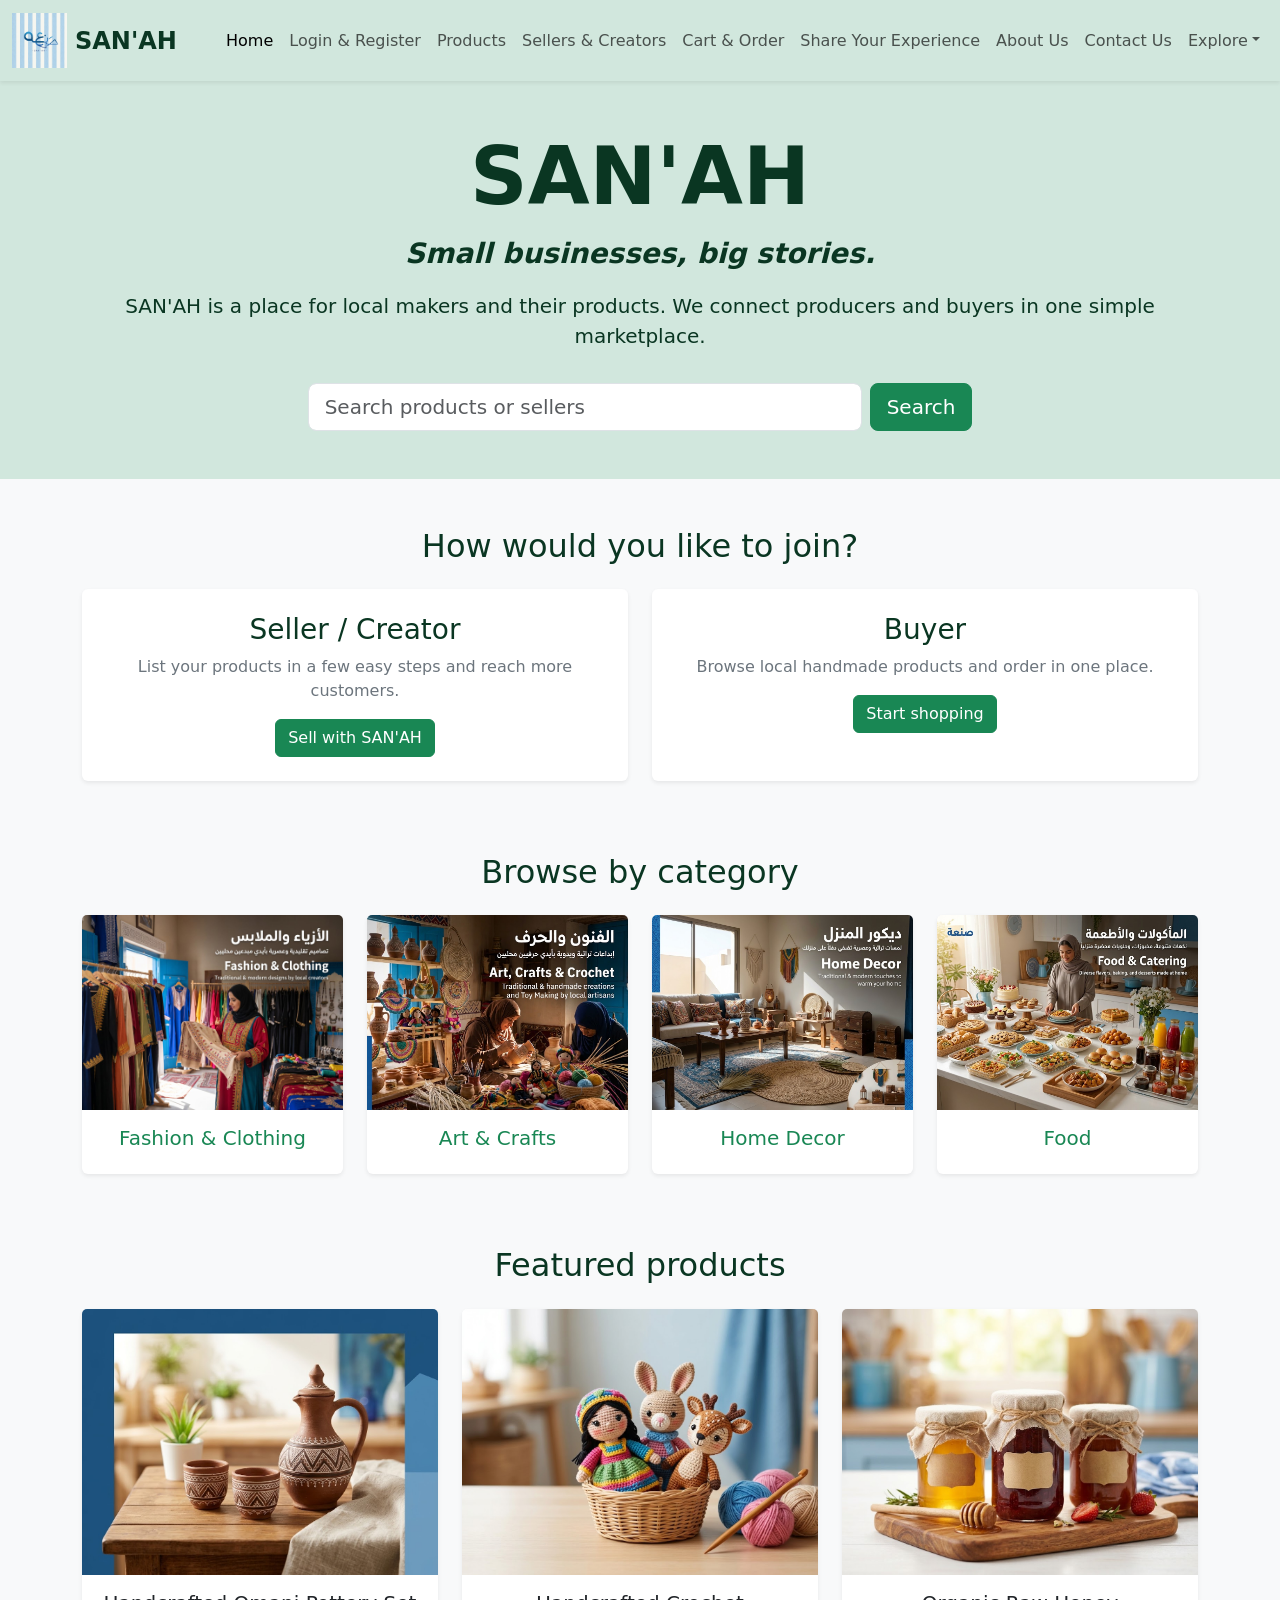
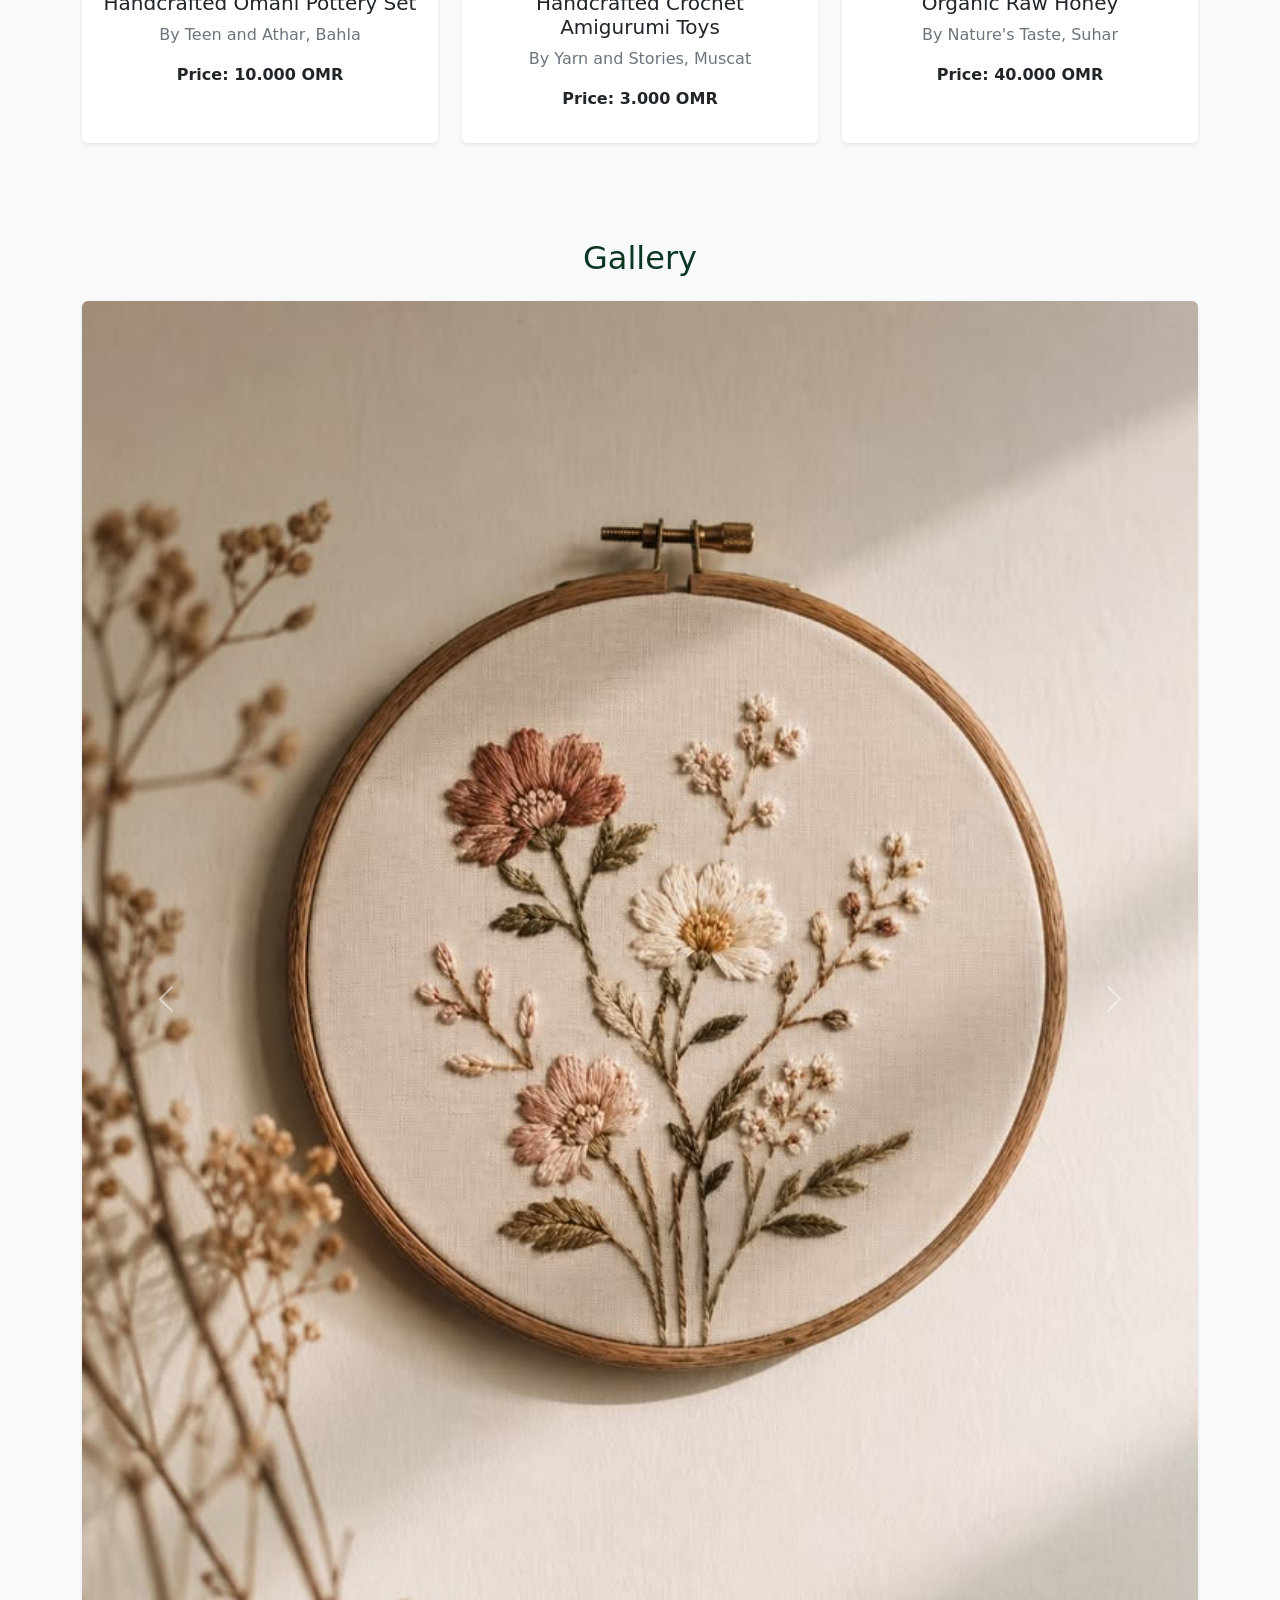
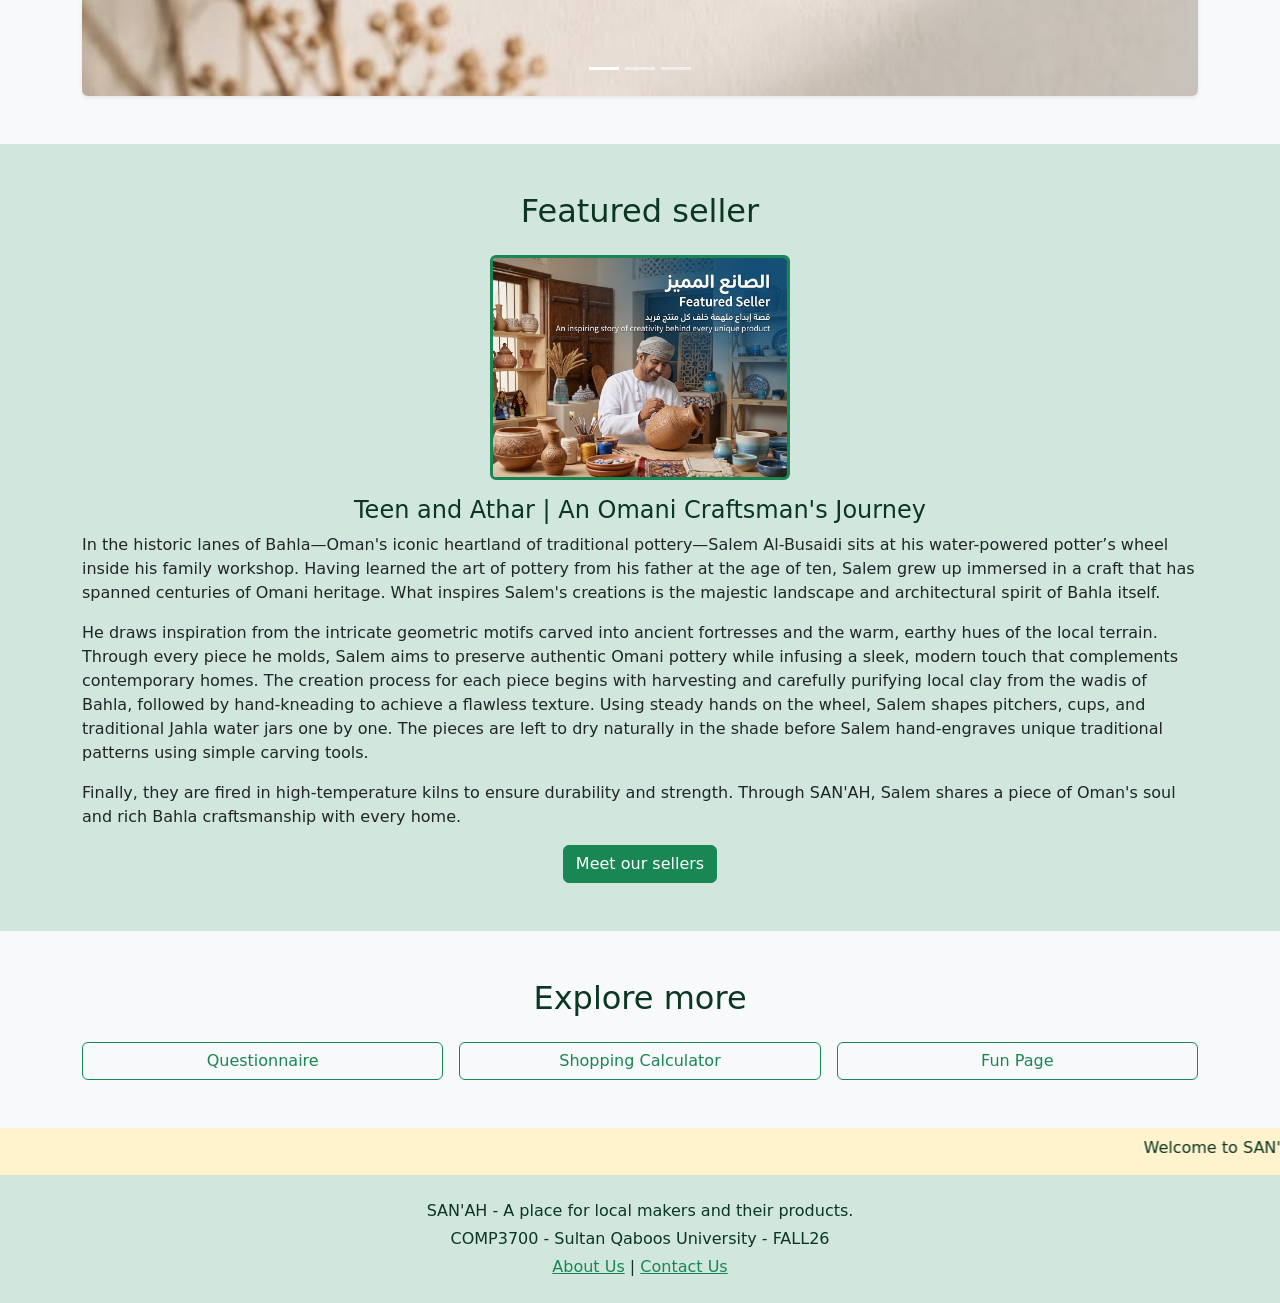
<file: index.html>
<!DOCTYPE html>
<html lang="en">
<head>
  <meta charset="UTF-8">
  <meta name="viewport" content="width=device-width, initial-scale=1">
  <title>SAN'AH - Home</title>

  
  <link href="https://cdn.jsdelivr.net/npm/bootstrap@5.3.3/dist/css/bootstrap.min.css" rel="stylesheet">

</head>

<body class="bg-light">

  <!-- Responsive Bootstrap navigation bar -->
   <nav class="navbar navbar-expand-lg navbar-light bg-success-subtle sticky-top shadow-sm">
    <div class="container-fluid">
      <a class="navbar-brand d-flex align-items-center text-success-emphasis" href="index.html">
        <img src="logo.png" alt="SAN'AH logo" width="55" height="55" class="me-2">
        <span class="fw-bold fs-4">SAN'AH</span>
      </a>
      <button class="navbar-toggler" type="button" data-bs-toggle="collapse"
              data-bs-target="#mainNavbar" aria-controls="mainNavbar"
              aria-expanded="false" aria-label="Toggle navigation">
            <span class="navbar-toggler-icon"></span>
      </button>
      <div class="collapse navbar-collapse" id="mainNavbar">
        <ul class="navbar-nav ms-auto">
          <li class="nav-item"><a class="nav-link active" href="index.html">Home</a></li>
          <li class="nav-item"><a class="nav-link" href="login_and_register.html">Login &amp; Register</a></li>
          <li class="nav-item"><a class="nav-link" href="product.html">Products</a></li>
          <li class="nav-item"><a class="nav-link" href="creators.html">Sellers &amp; Creators</a></li>
          <li class="nav-item"><a class="nav-link" href="cart_and_order.html">Cart &amp; Order</a></li>
          <li class="nav-item"><a class="nav-link" href="share_your_experience.html">Share Your Experience</a></li>
          <li class="nav-item"><a class="nav-link" href="about_us.html">About Us</a></li>
          <li class="nav-item"><a class="nav-link" href="contact.html">Contact Us</a></li>
          <li class="nav-item dropdown">
            <a class="nav-link dropdown-toggle" href="#" role="button" data-bs-toggle="dropdown" aria-expanded="false">Explore</a>
            <ul class="dropdown-menu dropdown-menu-end">
              <li><a class="dropdown-item" href="questionnaire.html">Questionnaire</a></li>
              <li><a class="dropdown-item" href="calculate.html">Shopping Calculator</a></li>
              <li><a class="dropdown-item" href="funpage.html">Fun Page</a></li>

            </ul> 
          </li>
      </ul>
      </div>
    </div>
   </nav>

   <main>
    <section class="bg-success-subtle text-success-emphasis text-center py-5">
      <div class="container">
        <h1 class="display-1 fw-bold">SAN'AH</h1>
        <p class="fs-3 fw-semibold fst-italic">Small businesses, big stories.</p>
        <p class="lead">
          SAN'AH is a place for local makers and their products. We connect
          producers and buyers in one simple marketplace.
        </p>

        <form class="row justify-content-center g-2 mt-4" action="https://httpbin.org/get" method="get">
          <div class="col-12 col-md-6">
            <label for="homeSearch" class="visually-hidden">Search products or sellers</label>
            <input class="form-control form-control-lg" type="text" id="homeSearch"
                  name="search" placeholder="Search products or sellers">
          </div>
          <div class="col-12 col-md-auto">
            <button class="btn btn-success btn-lg w-100" type="submit">Search</button>
          </div>
        </form>
      </div>
    </section>

    <section class="container py-5 text-center">
      <h2 class="text-success-emphasis mb-4">How would you like to join?</h2>
      <div class="row g-4 justify-content-center">
        <div class="col-12 col-md-6">
          <div class="card h-100 bg-white border-0 shadow-sm">
            <div class="card-body p-4">
              <h3 class="card-title text-success-emphasis">Seller / Creator</h3>
              <p class="card-text text-secondary">List your products in a few easy steps and reach more customers.</p>
              <a class="btn btn-success" href="seller_login.html">Sell with SAN'AH</a>
            </div>
          </div>
        </div>
        <div class="col-12 col-md-6">
        <div class="card h-100 bg-white border-0 shadow-sm">
          <div class="card-body p-4">
            <h3 class="card-title text-success-emphasis">Buyer</h3>
            <p class="card-text text-secondary">Browse local handmade products and order in one place.</p>
            <a class="btn btn-success" href="buyer_login.html">Start shopping</a>
          </div>
        </div>
      </div>
    </div>
      
    </section>


    <section class="container py-4 text-center">
      <h2 class="text-success-emphasis mb-4">Browse by category</h2>
      <div class="row g-4">
        <div class="col-12 col-sm-6 col-lg-3">
          <div class="card h-100 border-0 shadow-sm">
            <img src="fashion.jpg" class="card-img-top" alt="Fashion and clothing">
            <div class="card-body">
               <h3 class="h5 card-title"><a class="link-success text-decoration-none" href="product.html">Fashion &amp; Clothing</a></h3>
            </div>
          </div>
        </div>
        <div class="col-12 col-sm-6 col-lg-3">
          <div class="card h-100 border-0 shadow-sm">
            <img src="art.jpg" class="card-img-top" alt="Art and crafts">
            <div class="card-body">
              <h3 class="h5 card-title"><a class="link-success text-decoration-none" href="product.html">Art &amp; Crafts</a></h3>
            </div>
          </div>
        </div>

        <div class="col-12 col-sm-6 col-lg-3">
          <div class="card h-100 border-0 shadow-sm">
            <img src="decor.jpg" class="card-img-top" alt="Home decor">
            <div class="card-body">
              <h3 class="h5 card-title"><a class="link-success text-decoration-none" href="product.html">Home Decor</a></h3>
            </div>
          </div>
        </div>

        <div class="col-12 col-sm-6 col-lg-3">
          <div class="card h-100 border-0 shadow-sm">
            <img src="food.jpg" class="card-img-top" alt="Food">
            <div class="card-body">
              <h3 class="h5 card-title"><a class="link-success text-decoration-none" href="product.html">Food</a></h3>
            </div>
          </div>
        </div>
      </div>
    </section>
    
      
    <section class="container py-5 text-center">
      <h2 class="text-success-emphasis mb-4">Featured products</h2>
      <div class="row g-4">
        <div class="col-12 col-md-4">
          <a href="product.html" class="text-decoration-none text-dark">
            <div class="card h-100 border-0 shadow-sm">
              <img src="product1.jpg" class="card-img-top" alt="Handcrafted Omani Pottery Set">
              <div class="card-body">
                <h3 class="h5 card-title">Handcrafted Omani Pottery Set</h3>
                <p class="card-text text-secondary">By Teen and Athar, Bahla</p>
                <p class="fw-bold">Price: 10.000 OMR</p>
              </div>
            </div>
          </a>
        </div>
        <div class="col-12 col-md-4">
        <a href="product.html" class="text-decoration-none text-dark">
          <div class="card h-100 border-0 shadow-sm">
            <img src="product2.jpg" class="card-img-top" alt="Handcrafted Crochet Amigurumi Toys">
            <div class="card-body">
              <h3 class="h5 card-title">Handcrafted Crochet Amigurumi Toys</h3>
              <p class="card-text text-secondary">By Yarn and Stories, Muscat</p>
              <p class="fw-bold">Price: 3.000 OMR</p>
            </div>
          </div>
        </a>
      </div>

      <div class="col-12 col-md-4">
        <a href="product.html" class="text-decoration-none text-dark">
          <div class="card h-100 border-0 shadow-sm">
            <img src="product3.jpg" class="card-img-top" alt="Organic Raw Honey">
            <div class="card-body">
              <h3 class="h5 card-title">Organic Raw Honey</h3>
              <p class="card-text text-secondary">By Nature's Taste, Suhar</p>
              <p class="fw-bold">Price: 40.000 OMR</p>
            </div>
          </div>
        </a>
      </div>
    </div>
    </section>

    <section class="container py-5">
      <h2 class="text-success-emphasis text-center mb-4">Gallery</h2>
      <div id="sanahGallery" class="carousel slide" data-bs-ride="carousel" data-bs-interval="3000">
        <div class="carousel-indicators">
          <button type="button" data-bs-target="#sanahGallery" data-bs-slide-to="0" class="active" aria-current="true" aria-label="Slide 1"></button>
          <button type="button" data-bs-target="#sanahGallery" data-bs-slide-to="1" aria-label="Slide 2"></button>
          <button type="button" data-bs-target="#sanahGallery" data-bs-slide-to="2" aria-label="Slide 3"></button>
        </div>

        <div class="carousel-inner rounded shadow-sm">
          <div class="carousel-item active">
            <img src="handmade1.jpg" class="d-block w-100" alt="Handmade local craft">
          </div>
          <div class="carousel-item ">
            <img src="fashion1.jpg" class="d-block w-100" alt="Local fashion product">
          </div>
          <div class="carousel-item ">
            <img src="food1.jpg" class="d-block w-100" alt="Local food product">
          </div>
        </div>
        
        <button class="carousel-control-prev" type="button" data-bs-target="#sanahGallery" data-bs-slide="prev">
          <span class="carousel-control-prev-icon" aria-hidden="true"></span>
          <span class="visually-hidden">Previous</span>
        </button>
        <button class="carousel-control-next" type="button" data-bs-target="#sanahGallery" data-bs-slide="next">
          <span class="carousel-control-next-icon" aria-hidden="true"></span>
          <span class="visually-hidden">Next</span>
        </button>
      </div>
    </section>
    
    <section class="container-fluid bg-success-subtle py-5">
      <div class="container text-center">
        <h2 class="text-success-emphasis mb-4">Featured seller</h2>
        <img class="img-fluid rounded border border-3 border-success mb-3"
             src="seller.jpg" alt="Featured seller" width="300">
        <h3 class="h4 text-success-emphasis">Teen and Athar | An Omani Craftsman's Journey</h3>
        <p class="text-start">
          In the historic lanes of Bahla—Oman's iconic heartland of traditional pottery—Salem Al-Busaidi sits at his water-powered potter’s wheel inside his family workshop. 
          Having learned the art of pottery from his father at the age of ten, Salem grew up immersed in a craft that has spanned centuries of Omani heritage.
          What inspires Salem's creations is the majestic landscape and architectural spirit of Bahla itself.
        </p>
        <p class="text-start">
          He draws inspiration from the intricate geometric motifs carved into ancient fortresses and the warm, earthy hues of the local terrain. 
          Through every piece he molds, Salem aims to preserve authentic Omani pottery while infusing a sleek, modern touch that complements contemporary homes.
          The creation process for each piece begins with harvesting and carefully purifying local clay from the wadis of Bahla, followed by hand-kneading to achieve a flawless texture. 
          Using steady hands on the wheel, Salem shapes pitchers, cups, and traditional Jahla water jars one by one. 
          The pieces are left to dry naturally in the shade before Salem hand-engraves unique traditional patterns using simple carving tools.</p>
        <p class="text-start">
          Finally, they are fired in high-temperature kilns to ensure durability and strength.
          Through SAN'AH, Salem shares a piece of Oman's soul and rich Bahla craftsmanship with every home.
        </p>

        <a class="btn btn-success" href="creators.html">Meet our sellers</a>
      </div>

    </section>

    <section class="container py-5 text-center">
      <h2 class="text-success-emphasis mb-4">Explore more</h2>
      <div class="row g-3 justify-content-center">
        <div class="col-12 col-md-4">
          <a class="btn btn-outline-success w-100" href="questionnaire.html">Questionnaire</a>
        </div>
        <div class="col-12 col-md-4">
          <a class="btn btn-outline-success w-100" href="calculate.html">Shopping Calculator</a>
        </div>
        <div class="col-12 col-md-4">
          <a class="btn btn-outline-success w-100" href="funpage.html">Fun Page</a>
        </div>
      </div>
    </section>
   </main>

    
   <div class="bg-warning-subtle text-success-emphasis py-2">
    <marquee behavior="scroll" direction="left">
      Welcome to SAN'AH -- Small businesses, big stories. Today is <span id="currentDateTime"></span>.
    </marquee>
   </div>

  <!-- ========== Footer: project info and quick links ========== -->
  <footer class="bg-success-subtle text-success-emphasis text-center py-4">
    
    <p class="mb-1">SAN'AH - A place for local makers and their products.</p>
    <p class="mb-1">COMP3700 - Sultan Qaboos University - FALL26</p>
    <p class="mb-0">
      <a class="link-success" href="about_us.html">About Us</a> | 
      <a class="link-success" href="contact.html">Contact Us</a>
    </p>
  </footer>
  <script src="https://cdn.jsdelivr.net/npm/bootstrap@5.3.3/dist/js/bootstrap.bundle.min.js"></script>
  
  <script src="js/clock.js">
    
  </script>

</body>
</html>
</file>
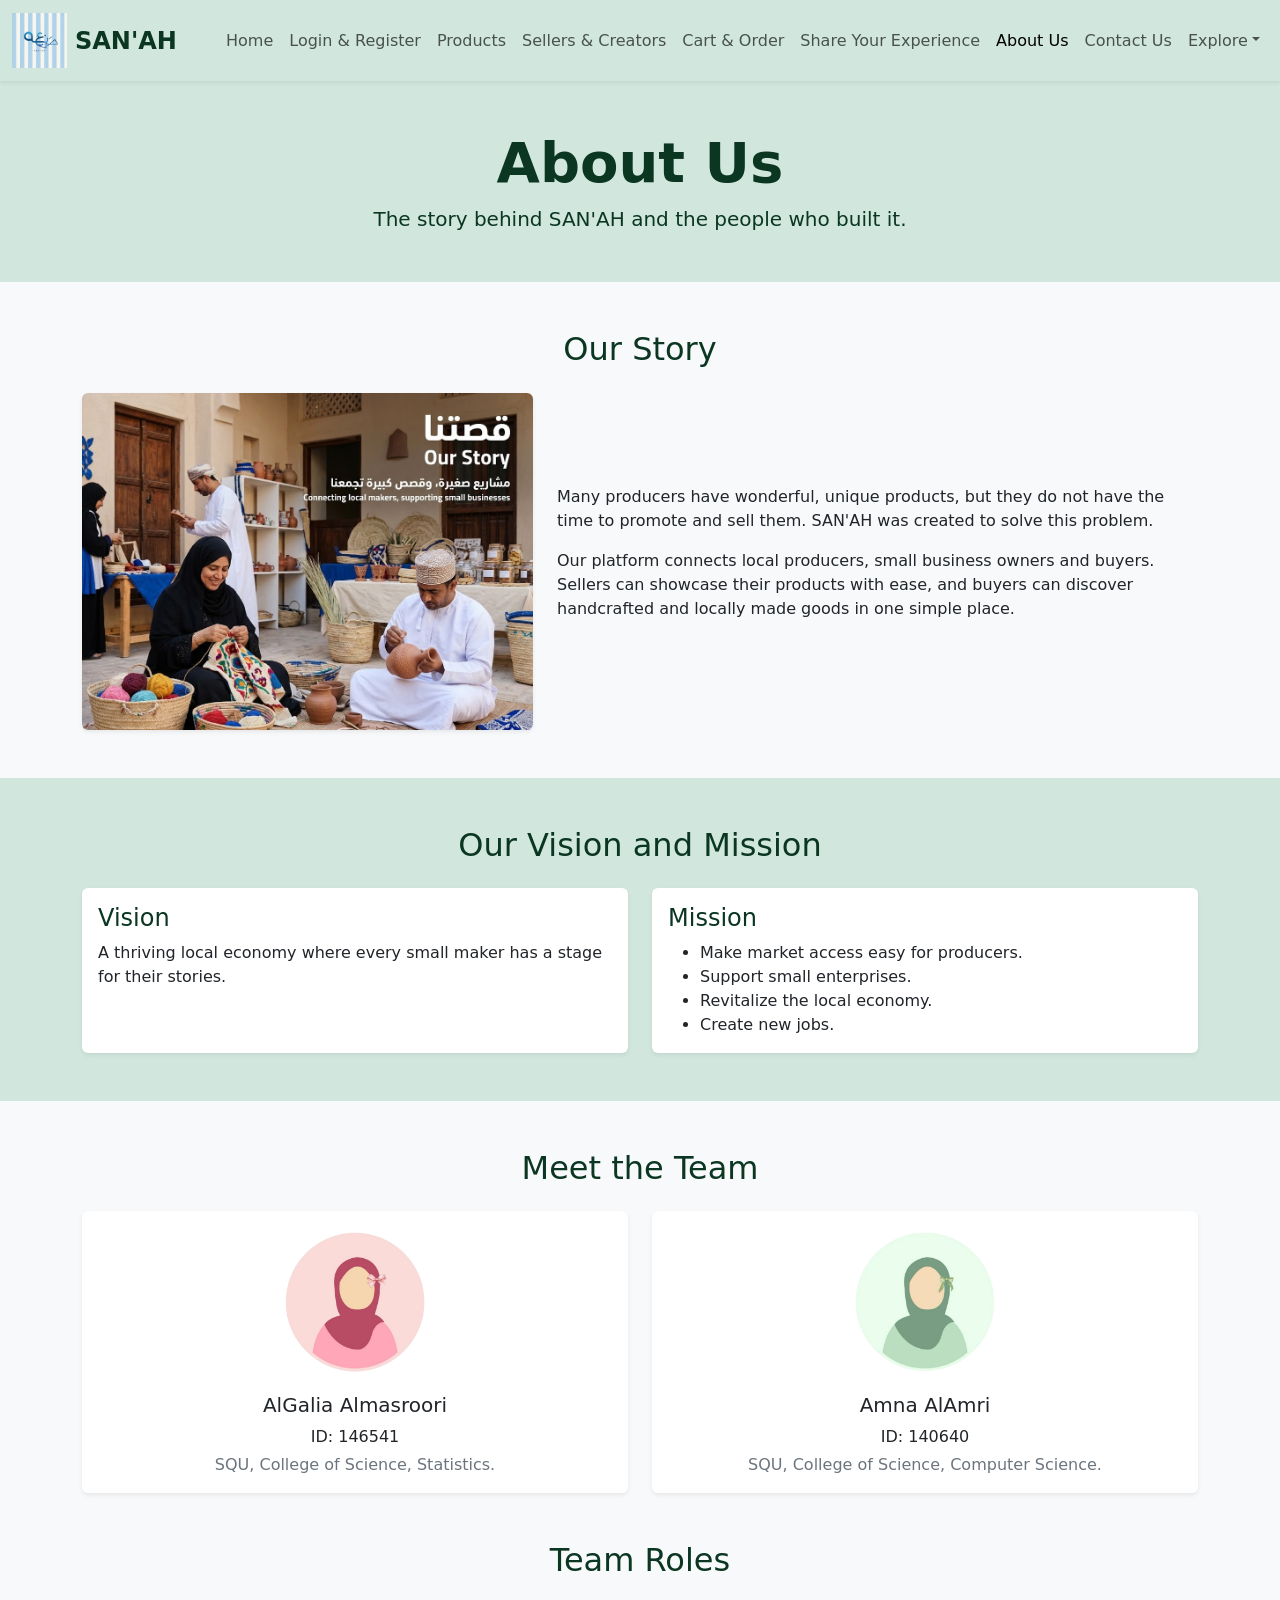
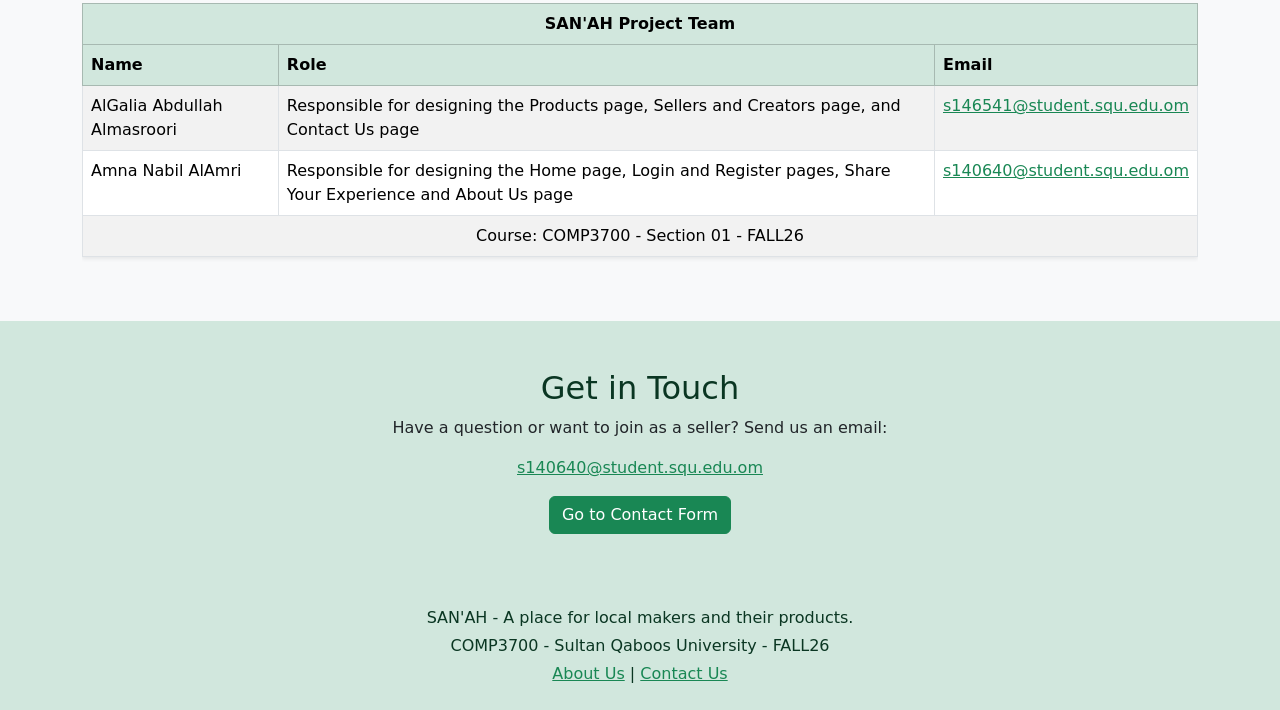
<file: about_us.html>
<!DOCTYPE html>
<html lang="en">
<head>
  <meta charset="UTF-8">
  <meta name="viewport" content="width=device-width, initial-scale=1">
  <title>SAN'AH - About Us</title>



  <link href="https://cdn.jsdelivr.net/npm/bootstrap@5.3.3/dist/css/bootstrap.min.css" rel="stylesheet">

</head>

<body class="bg-light">

  <!-- Responsive Bootstrap navigation bar -->
   <nav class="navbar navbar-expand-lg navbar-light bg-success-subtle sticky-top shadow-sm">
    <div class="container-fluid">
      <a class="navbar-brand d-flex align-items-center text-success-emphasis" href="index.html">
        <img src="logo.png" alt="SAN'AH logo" width="55" height="55" class="me-2">
        <span class="fw-bold fs-4">SAN'AH</span>
      </a>
      <button class="navbar-toggler" type="button" data-bs-toggle="collapse"
              data-bs-target="#mainNavbar" aria-controls="mainNavbar"
              aria-expanded="false" aria-label="Toggle navigation">
            <span class="navbar-toggler-icon"></span>
      </button>
      <div class="collapse navbar-collapse" id="mainNavbar">
        <ul class="navbar-nav ms-auto">
          <li class="nav-item"><a class="nav-link" href="index.html">Home</a></li>
          <li class="nav-item"><a class="nav-link" href="login_and_register.html">Login &amp; Register</a></li>
          <li class="nav-item"><a class="nav-link" href="product.html">Products</a></li>
          <li class="nav-item"><a class="nav-link" href="creators.html">Sellers &amp; Creators</a></li>
          <li class="nav-item"><a class="nav-link" href="cart_and_order.html">Cart &amp; Order</a></li>
          <li class="nav-item"><a class="nav-link" href="share_your_experience.html">Share Your Experience</a></li>
          <li class="nav-item"><a class="nav-link active" href="about_us.html">About Us</a></li>
          <li class="nav-item"><a class="nav-link" href="contact.html">Contact Us</a></li>
          <li class="nav-item dropdown">
            <a class="nav-link dropdown-toggle" href="#" role="button" data-bs-toggle="dropdown" aria-expanded="false">Explore</a>
            <ul class="dropdown-menu dropdown-menu-end">
              <li><a class="dropdown-item" href="questionnaire.html">Questionnaire</a></li>
              <li><a class="dropdown-item" href="calculate.html">Shopping Calculator</a></li>
              <li><a class="dropdown-item" href="funpage.html">Fun Page</a></li>

            </ul> 
          </li>
      </ul>
      </div>
    </div>
   </nav>




<main>
  <section class="bg-success-subtle text-success-emphasis text-center py-5">
    <div class="container">
      <h1 class="display-4 fw-bold">About Us</h1>
      <p class="lead mb-0">The story behind SAN'AH and the people who built it.</p>
    </div>
  </section>

  <section class="container py-5">
    <h2 class="text-success-emphasis text-center mb-4">Our Story</h2>
    <div class="row g-4 align-items-center">
      <div class="col-12 col-md-5"><img class="img-fluid rounded shadow-sm" src="story.jpg" alt="Local makers at work"></div>
      <div class="col-12 col-md-7">
        <p>
        Many producers have wonderful, unique products, but they do not have
        the time to promote and sell them. SAN'AH was created to solve this
        problem.
        </p>
        <p>
        Our platform connects local producers, small business owners and
        buyers. Sellers can showcase their products with ease, and buyers can
        discover handcrafted and locally made goods in one simple place.
        </p>
      </div>
    </div>
  </section>

  <section class="container-fluid bg-success-subtle py-5">
    <div class="container">
      <h2 class="text-success-emphasis text-center mb-4">Our Vision and Mission</h2>
      <div class="row g-4">
        <div class="col-12 col-md-6">
          <div class="card h-100 border-0 shadow-sm">
            <div class="card-body">
              <h3 class="h4 text-success-emphasis">Vision</h3>
              <p class="mb-0">A thriving local economy where every small maker has a stage for their stories.</p>
            </div>
          </div>
          </div>
          <div class="col-12 col-md-6">
            <div class="card h-100 border-0 shadow-sm">
              <div class="card-body">
                 <h3 class="h4 text-success-emphasis">Mission</h3>
                    <ul class="mb-0">
                      <li>Make market access easy for producers.</li>
                      <li>Support small enterprises.</li>
                      <li>Revitalize the local economy.</li>
                      <li>Create new jobs.</li>
                    </ul>

              </div>
            </div>
          </div>  
      </div>
    </div>

  </section>

  <section class="container py-5 text-center">
    <h2 class="text-success-emphasis mb-4">Meet the Team</h2>
    <div class="row g-4 justify-content-center">
      <div class="col-12 col-md-6">
        <div class="card h-100 border-0 shadow-sm">
          <div class="card-body">
            <img class="rounded-circle mb-3" src="team1.png" alt="AlGalia Almasroori" width="150" height="150">
            <h3 class="h5">AlGalia Almasroori</h3>
            <p class="mb-1">ID: 146541</p>
            <p class="text-secondary mb-0">SQU, College of Science, Statistics.</p>
          </div>
        </div>
      </div>
      <div class="col-12 col-md-6">
        <div class="card h-100 border-0 shadow-sm">
          <div class="card-body">
            <img class="rounded-circle mb-3" src="team2.png" alt="Amna AlAmri" width="150" height="150">
            <h3 class="h5">Amna AlAmri</h3>
            <p class="mb-1">ID: 140640</p>
            <p class="text-secondary mb-0">SQU, College of Science, Computer Science.</p>
          </div>
        </div>
      </div>

    </div>

  </section>
  <section class="container pb-5">
    <h2 class="text-success-emphasis text-center mb-4">Team Roles</h2>
    <div class="table-responsive">
      <table class="table table-bordered table-striped bg-white shadow-sm">
        <thead class="table-success">
          <tr><th colspan="3" class="text-center">SAN'AH Project Team</th></tr>
          <tr><th>Name</th><th>Role</th><th>Email</th></tr>
        </thead>

        <tbody>
          <tr><td>AlGalia Abdullah Almasroori</td><td>Responsible for designing the Products page, Sellers and Creators page, and Contact Us page</td>
            <td><a class="link-success" href="mailto:s146541@student.squ.edu.om">s146541@student.squ.edu.om</a></td></tr>
          <tr><td>Amna Nabil AlAmri</td><td>Responsible for designing the Home page, Login and Register pages, Share Your Experience and About Us page</td>
            <td><a class="link-success" href="mailto:s140640@student.squ.edu.om">s140640@student.squ.edu.om</a></td></tr>
          <tr><td colspan="3" class="text-center">Course: COMP3700 - Section 01 - FALL26</td></tr>
        </tbody>
      </table>

    </div>

  </section>

  <section class="container-fluid bg-success-subtle py-5 text-center">
    <div class="container">
      <h2 class="text-success-emphasis">Get in Touch</h2>
      <p>Have a question or want to join as a seller? Send us an email:</p>
      <p>
        <a class="link-success" href="mailto:s140640@student.squ.edu.om?subject=SAN'AH%20Inquiry">s140640@student.squ.edu.om</a>
      </p>
      <a class="btn btn-success" href="contact.html">Go to Contact Form</a>


    </div>
  </section>


</main>
<footer class="bg-success-subtle text-success-emphasis text-center py-4">
    
    <p class="mb-1">SAN'AH - A place for local makers and their products.</p>
    <p class="mb-1">COMP3700 - Sultan Qaboos University - FALL26</p>
    <p class="mb-0">
      <a class="link-success" href="about_us.html">About Us</a> | 
      <a class="link-success" href="contact.html">Contact Us</a>
    </p>
  </footer>
  <script src="https://cdn.jsdelivr.net/npm/bootstrap@5.3.3/dist/js/bootstrap.bundle.min.js"></script>

</body>
</html>
</file>
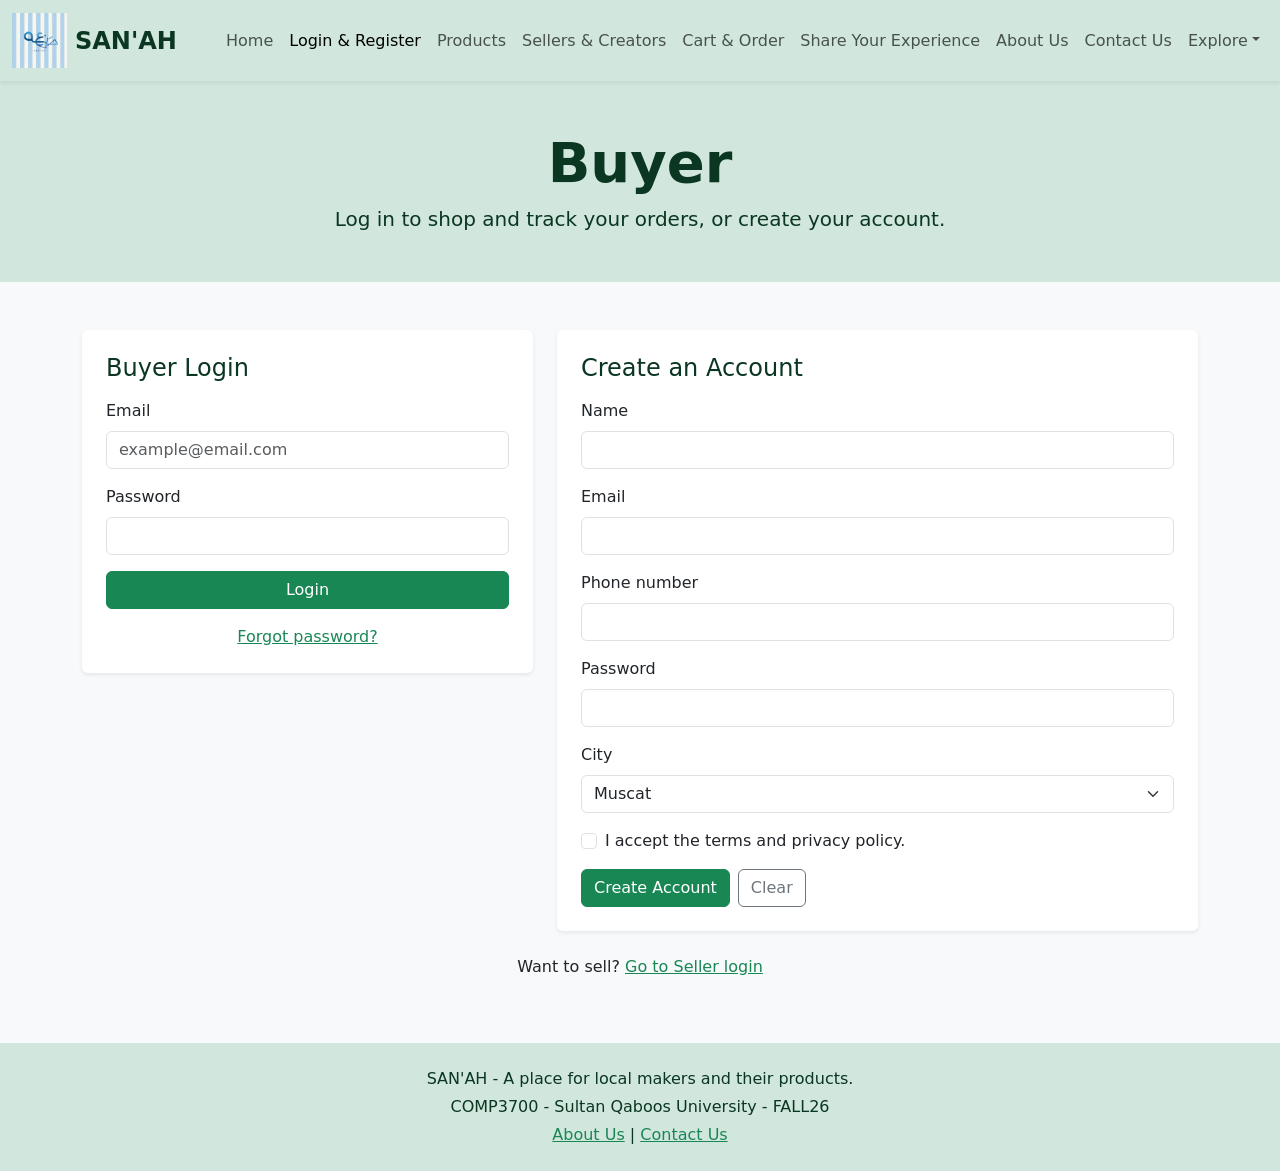
<file: buyer_login.html>
<!DOCTYPE html>
<html lang="en">
<head>
  <meta charset="UTF-8">
  <meta name="viewport" content="width=device-width, initial-scale=1">
  <title>Buyer | SAN'AH</title>

  
  <link href="https://cdn.jsdelivr.net/npm/bootstrap@5.3.3/dist/css/bootstrap.min.css" rel="stylesheet">

</head>

<body class="bg-light">

  <!-- Responsive Bootstrap navigation bar -->
   <nav class="navbar navbar-expand-lg navbar-light bg-success-subtle sticky-top shadow-sm">
    <div class="container-fluid">
      <a class="navbar-brand d-flex align-items-center text-success-emphasis" href="index.html">
        <img src="logo.png" alt="SAN'AH logo" width="55" height="55" class="me-2">
        <span class="fw-bold fs-4">SAN'AH</span>
      </a>
      <button class="navbar-toggler" type="button" data-bs-toggle="collapse"
              data-bs-target="#mainNavbar" aria-controls="mainNavbar"
              aria-expanded="false" aria-label="Toggle navigation">
            <span class="navbar-toggler-icon"></span>
      </button>
      <div class="collapse navbar-collapse" id="mainNavbar">
        <ul class="navbar-nav ms-auto">
          <li class="nav-item"><a class="nav-link" href="index.html">Home</a></li>
          <li class="nav-item"><a class="nav-link active" href="login_and_register.html">Login &amp; Register</a></li>
          <li class="nav-item"><a class="nav-link" href="product.html">Products</a></li>
          <li class="nav-item"><a class="nav-link" href="creators.html">Sellers &amp; Creators</a></li>
          <li class="nav-item"><a class="nav-link" href="cart_and_order.html">Cart &amp; Order</a></li>
          <li class="nav-item"><a class="nav-link" href="share_your_experience.html">Share Your Experience</a></li>
          <li class="nav-item"><a class="nav-link" href="about_us.html">About Us</a></li>
          <li class="nav-item"><a class="nav-link" href="contact.html">Contact Us</a></li>
          <li class="nav-item dropdown">
            <a class="nav-link dropdown-toggle" href="#" role="button" data-bs-toggle="dropdown" aria-expanded="false">Explore</a>
            <ul class="dropdown-menu dropdown-menu-end">
              <li><a class="dropdown-item" href="questionnaire.html">Questionnaire</a></li>
              <li><a class="dropdown-item" href="calculate.html">Shopping Calculator</a></li>
              <li><a class="dropdown-item" href="funpage.html">Fun Page</a></li>

            </ul> 
          </li>
      </ul>
      </div>
    </div>
   </nav>

  <main>
    <section class="bg-success-subtle text-success-emphasis text-center py-5">
      <div class="container">
        <h1 class="display-4 fw-bold">Buyer</h1>
        <p class="lead mb-0">Log in to shop and track your orders, or create your account.</p>
      </div>
    </section>

    <section class="container py-5">
      <div class="row g-4">
        <div class="col-12 col-lg-5">
          <div class="card border-0 shadow-sm">
            <div class="card-body p-4">
              <h2 class="h4 text-success-emphasis mb-3">Buyer Login</h2>
              <form class="needs-vaildation" novalidate action="https://httpbin.org/get" method="get">
                <div class="mb-3">
                  <label for="login-email" class="form-label">Email</label>
                  <input type="email" class="form-control" id="login-email" name="customer_email" placeholder="example@email.com" required>
                  <div class="invalid-feedback">Please enter a valid email address.</div>
                </div>
                <div class="mb-3">
                  <label for="login-password" class="form-label">Password</label>
                  <input type="password" class="form-control" id="login-password" name="customer_password" required>
                  <div class="invalid-feedback">Please enter your password.</div>
                </div>
                 <input type="hidden" name="account_type" value="customer">
                 <button class="btn btn-success w-100" type="submit">Login</button>
                 <p class="mt-3 mb-0 text-center"><a class="link-success" href="#">Forgot password?</a></p>
              </form>
            </div>
          </div>
        </div>
        <div class="col-12 col-lg-7">
          <div class="card border-0 shadow-sm">
            <div class="card-body p-4">
              <h2 class="h4 text-success-emphasis mb-3">Create an Account</h2>
              <form class="needs-vaildation" novalidate action="https://httpbin.org/get" method="get">
                <div class="mb-3">
                  <label for="reg-name" class="form-label">Name</label>
                  <input type="text" class="form-control" id="reg-name" name="customer_name" required minlength="3">
                  <div class="invalid-feedback">Please enter your name (3 letters or more).</div>
                </div>
                <div class="mb-3">
                   <label for="reg-email"  class="form-label">Email</label>
                   <input type="email" class="form-control" id="reg-email" name="customer_email" required>
                   <div class="invalid-feedback">Please enter a valid email address.</div>
                </div>
                <div class="mb-3">
                  <label for="reg-phone" class="form-label">Phone number</label>
                  <input type="tel" class="form-control" id="reg-phone" name="customer_phone" required pattern="(\+968|00968)?\s?[79]\d{3}\s?\d{4}">
                  <div class="invalid-feedback">Enter an Omani mobile number, e.g. 9123 4567.</div>
                </div>
                <div class="mb-3">
                  <label for="reg-password" class="form-label">Password</label>
                  <input type="password" class="form-control" id="reg-password" name="customer_password" required minlength="8" pattern="(?=.*[A-Za-z])(?=.*\d).{8,}">
                  <div class="invalid-feedback">At least 8 characters with letters and numbers.</div>
                </div>
                <div class="mb-3">
                  <label for="city" class="form-label">City</label>
                  <select class="form-select" id="city" name="city">
                    <option value="muscat">Muscat</option>
                    <option value="salalah">Salalah</option>
                    <option value="sohar">Sohar</option>
                    <option value="nizwa">Nizwa</option>
                    <option value="other">Other</option>
                  </select>
                </div>
                <div class="form-check mb-3">
                  <input class="form-check-input" type="checkbox" id="terms" name="terms" value="accepted" required>
                  <label class="form-check-label" for="terms">I accept the terms and privacy policy.</label>
                  <div class="invalid-feedback">You must agree before continuing.</div>
                </div>
                    <input type="hidden" name="account_type" value="customer">
                    <div class="d-flex gap-2">
                      <button class="btn btn-success" type="submit">Create Account</button>
                      <button  class="btn btn-outline-secondary" type="reset">Clear</button>
                    </div>
                
              </form>

            </div>
          </div>
        </div>
      </div>
      <p class="text-center mt-4">Want to sell? <a class="link-success" href="seller_login.html">Go to Seller login</a></p>
    </section>
  </main>
  <footer class="bg-success-subtle text-success-emphasis text-center py-4">
    
    <p class="mb-1">SAN'AH - A place for local makers and their products.</p>
    <p class="mb-1">COMP3700 - Sultan Qaboos University - FALL26</p>
    <p class="mb-0">
      <a class="link-success" href="about_us.html">About Us</a> | 
      <a class="link-success" href="contact.html">Contact Us</a>
    </p>
  </footer>
  <script src="https://cdn.jsdelivr.net/npm/bootstrap@5.3.3/dist/js/bootstrap.bundle.min.js"></script>
  
  <script src="js/validation.js">
    
  </script>

</body>
</html>
</file>
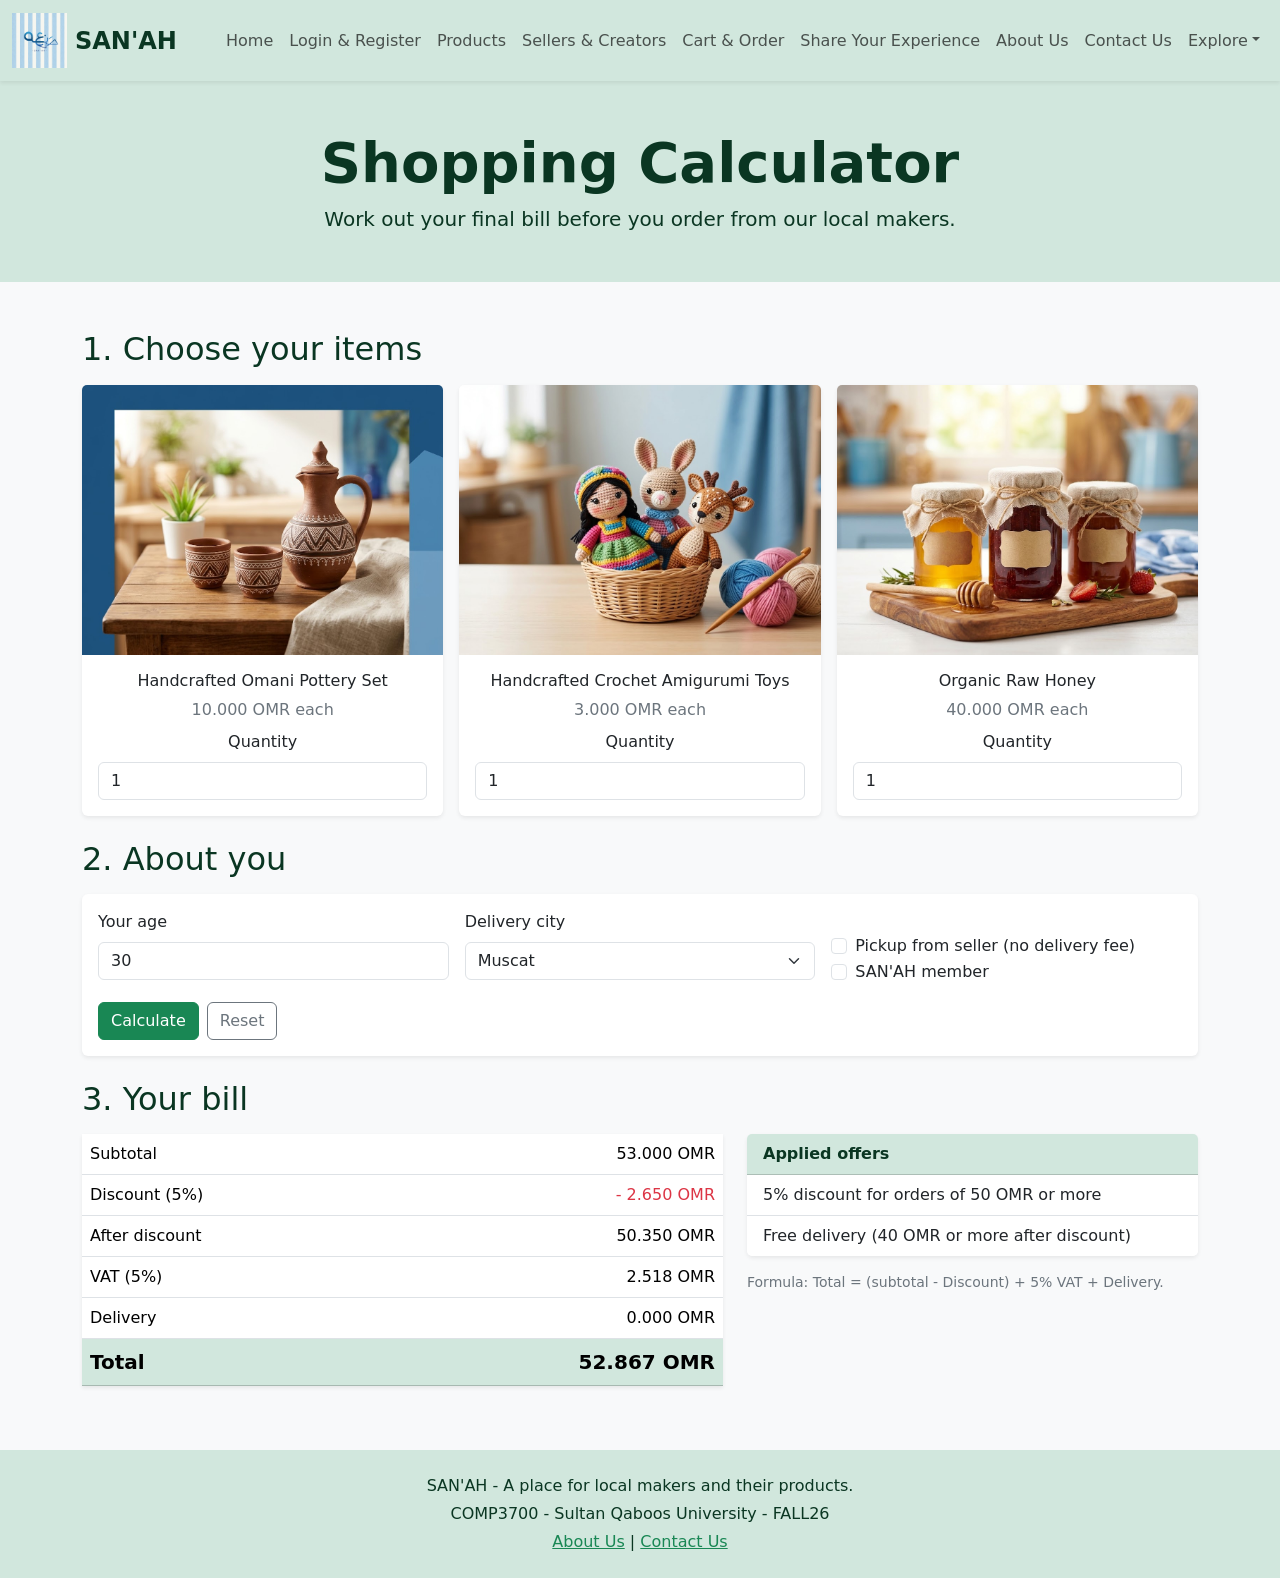
<file: calculate.html>
<!DOCTYPE html>
<html lang="en">
<head>
  <meta charset="UTF-8">
  <meta name="viewport" content="width=device-width, initial-scale=1">
  <title>Shopping Calculator | SAN'AH</title>

  
  <link href="https://cdn.jsdelivr.net/npm/bootstrap@5.3.3/dist/css/bootstrap.min.css" rel="stylesheet">

</head>

<body class="bg-light">

  <!-- Responsive Bootstrap navigation bar -->
   <nav class="navbar navbar-expand-lg navbar-light bg-success-subtle sticky-top shadow-sm">
    <div class="container-fluid">
      <a class="navbar-brand d-flex align-items-center text-success-emphasis" href="index.html">
        <img src="logo.png" alt="SAN'AH logo" width="55" height="55" class="me-2">
        <span class="fw-bold fs-4">SAN'AH</span>
      </a>
      <button class="navbar-toggler" type="button" data-bs-toggle="collapse"
              data-bs-target="#mainNavbar" aria-controls="mainNavbar"
              aria-expanded="false" aria-label="Toggle navigation">
            <span class="navbar-toggler-icon"></span>
      </button>
      <div class="collapse navbar-collapse" id="mainNavbar">
        <ul class="navbar-nav ms-auto">
          <li class="nav-item"><a class="nav-link" href="index.html">Home</a></li>
          <li class="nav-item"><a class="nav-link" href="login_and_register.html">Login &amp; Register</a></li>
          <li class="nav-item"><a class="nav-link" href="product.html">Products</a></li>
          <li class="nav-item"><a class="nav-link" href="creators.html">Sellers &amp; Creators</a></li>
          <li class="nav-item"><a class="nav-link" href="cart_and_order.html">Cart &amp; Order</a></li>
          <li class="nav-item"><a class="nav-link" href="share_your_experience.html">Share Your Experience</a></li>
          <li class="nav-item"><a class="nav-link" href="about_us.html">About Us</a></li>
          <li class="nav-item"><a class="nav-link" href="contact.html">Contact Us</a></li>
          <li class="nav-item dropdown">
            <a class="nav-link dropdown-toggle" href="#" role="button" data-bs-toggle="dropdown" aria-expanded="false">Explore</a>
            <ul class="dropdown-menu dropdown-menu-end">
              <li><a class="dropdown-item" href="questionnaire.html">Questionnaire</a></li>
              <li><a class="dropdown-item active" href="calculate.html">Shopping Calculator</a></li>
              <li><a class="dropdown-item" href="funpage.html">Fun Page</a></li>

            </ul> 
          </li>
      </ul>
      </div>
    </div>
   </nav>

  <main>
    <section class="bg-success-subtle text-success-emphasis text-center py-5">
      <div class="container">
        <h1 class="display-4 fw-bold">Shopping Calculator</h1>
        <p class="lead mb-0">Work out your final bill before you order from our local makers.</p>
      </div>
    </section>

    <section class="container py-5">
        <form id="calcForm" novalidate>
            <h2 class="text-success-emphasis mb-3">1. Choose your items</h2>
            <div class="row g-3 mb-4">
                <div class="col-12 col-md-4">
                    <div class="card h-100 border-0 shadow-sm text-center">

                    <img src="product1.jpg" class="card-img-top" alt="Handcrafted Omani Pottery Set">
                    <div class="card-body">
                        <h3 class="h6">Handcrafted Omani Pottery Set</h3>
                        <p class="text-secondary mb-2">10.000 OMR each</p>
                        <label for="qty1" class="form-label">Quantity</label>
                        <input type="number" class="form-control" id="qty1" min="0" max="20" value="1" required>
                        <div class="invalid-feedback">Enter 0 to 20.</div>
                    </div>
                    </div>
                </div>
                <div class="col-12 col-md-4">
                    <div class="card h-100 border-0 shadow-sm text-center">
                        <img src="product2.jpg" class="card-img-top" alt="Handcrafted Crochet Amigurumi Toys">
                        <div class="card-body">
                        <h3 class="h6">Handcrafted Crochet Amigurumi Toys</h3>
                        <p class="text-secondary mb-2">3.000 OMR each</p>
                        <label for="qty2" class="form-label">Quantity</label>
                        <input type="number" class="form-control" id="qty2" min="0" max="20" value="1" required>
                        <div class="invalid-feedback">Enter 0 to 20.</div>
                    </div>

                    </div>
                </div>
                <div class="col-12 col-md-4">
                    <div class="card h-100 border-0 shadow-sm text-center">
                        <img src="product3.jpg" class="card-img-top" alt="Organic Raw Honey">
                        <div class="card-body">
                        <h3 class="h6">Organic Raw Honey</h3>
                        <p class="text-secondary mb-2">40.000 OMR each</p>
                        <label for="qty3" class="form-label">Quantity</label>
                        <input type="number" class="form-control" id="qty3" min="0" max="20" value="1" required>
                        <div class="invalid-feedback">Enter 0 to 20.</div>
                    </div>

                    </div>
                </div>
            </div>
            <h2 class="text-success-emphasis mb-3">2. About you</h2>
            <div class="card border-0 shadow-sm p-3 mb-4">
                <div class="row g-3">
                <div class="col-12 col-md-4">
                    <label for="age" class="form-label">Your age</label>
                    <input type="number" class="form-control" id="age" min="1" max="120" value="30" required>
                    <div class="invalid-feedback">Enter an age from 1 to 120.</div>
                </div>
                <div class="col-12 col-md-4">
                    <label for="city" class="form-label">Delivery city</label>
                    <select class="form-select" id="city">
                        <option value="muscat">Muscat</option>
                        <option value="salalah">Salalah</option>
                        <option value="sohar">Sohar</option>
                        <option value="nizwa">Nizwa</option>
                        <option value="other">Other</option>
                    </select>
                </div>
                <div class="col-12 col-md-4">
                    <div class="form-check mt-md-4">
                        <input class="form-check-input" type="checkbox" id="pickup">
                        <label class="form-check-label" for="pickup">Pickup from seller (no delivery fee)</label>
                    </div>
                    <div class="form-check">
                        <input class="form-check-input" type="checkbox" id="member">
                        <label class="form-check-label" for="member">SAN'AH member</label>
                    </div>

                </div>
                </div>
                <div class="mt-3 d-flex gap-2">
                    <button class="btn btn-success" type="submit">Calculate</button>
                    <button class="btn btn-outline-secondary" type="reset">Reset</button>
                </div>
            </div>
            
        </form>

        <h2 class="text-success-emphasis mb-3">3. Your bill</h2>
        <div class="row g-4">
            <div class="col-12 col-lg-7">
                <table class="table bg-white shadow-sm">
                    <tbody>
                        <tr><td>Subtotal</td><td class="text-end"><span id="rSubtotal">0.000</span> OMR</td></tr>
                        <tr><td>Discount (<span id="rRate">0%</span>)</td><td class="text-end text-danger">- <span id="rDiscount">0.000</span> OMR</td></tr>
                        <tr><td>After discount</td><td class="text-end"><span id="rAfter">0.000</span> OMR</td></tr>
                        <tr><td>VAT (5%)</td><td class="text-end"><span id="rVat">0.000</span> OMR</td></tr>
                        <tr><td>Delivery</td><td class="text-end"><span id="rDelivery">0.000</span> OMR</td></tr>
                        <tr class="table-success fw-bold fs-5"><td>Total</td><td class="text-end"><span id="rTotal">0.000</span> OMR</td></tr>
                    </tbody>
                </table>
            </div>
            <div class="col-12 col-lg-5">
                <div class="card border-0 shadow-sm"><div class="card-header bg-success-subtle text-success-emphasis fw-bold">Applied offers</div>
                <ul class="list-group list-group-flush" id="rNotes"></ul></div>
                <p class="small text-secondary mt-3">Formula: Total = (subtotal - Discount) + 5% VAT + Delivery.</p>
            </div>
        </div>

    </section>
    </main>
    <footer class="bg-success-subtle text-success-emphasis text-center py-4">
    
    <p class="mb-1">SAN'AH - A place for local makers and their products.</p>
    <p class="mb-1">COMP3700 - Sultan Qaboos University - FALL26</p>
    <p class="mb-0">
      <a class="link-success" href="about_us.html">About Us</a> | 
      <a class="link-success" href="contact.html">Contact Us</a>
    </p>
  </footer>
  <script src="https://cdn.jsdelivr.net/npm/bootstrap@5.3.3/dist/js/bootstrap.bundle.min.js"></script>
  
  <script src="js/calculate.js">
    
  </script>

</body>
</html>
</file>
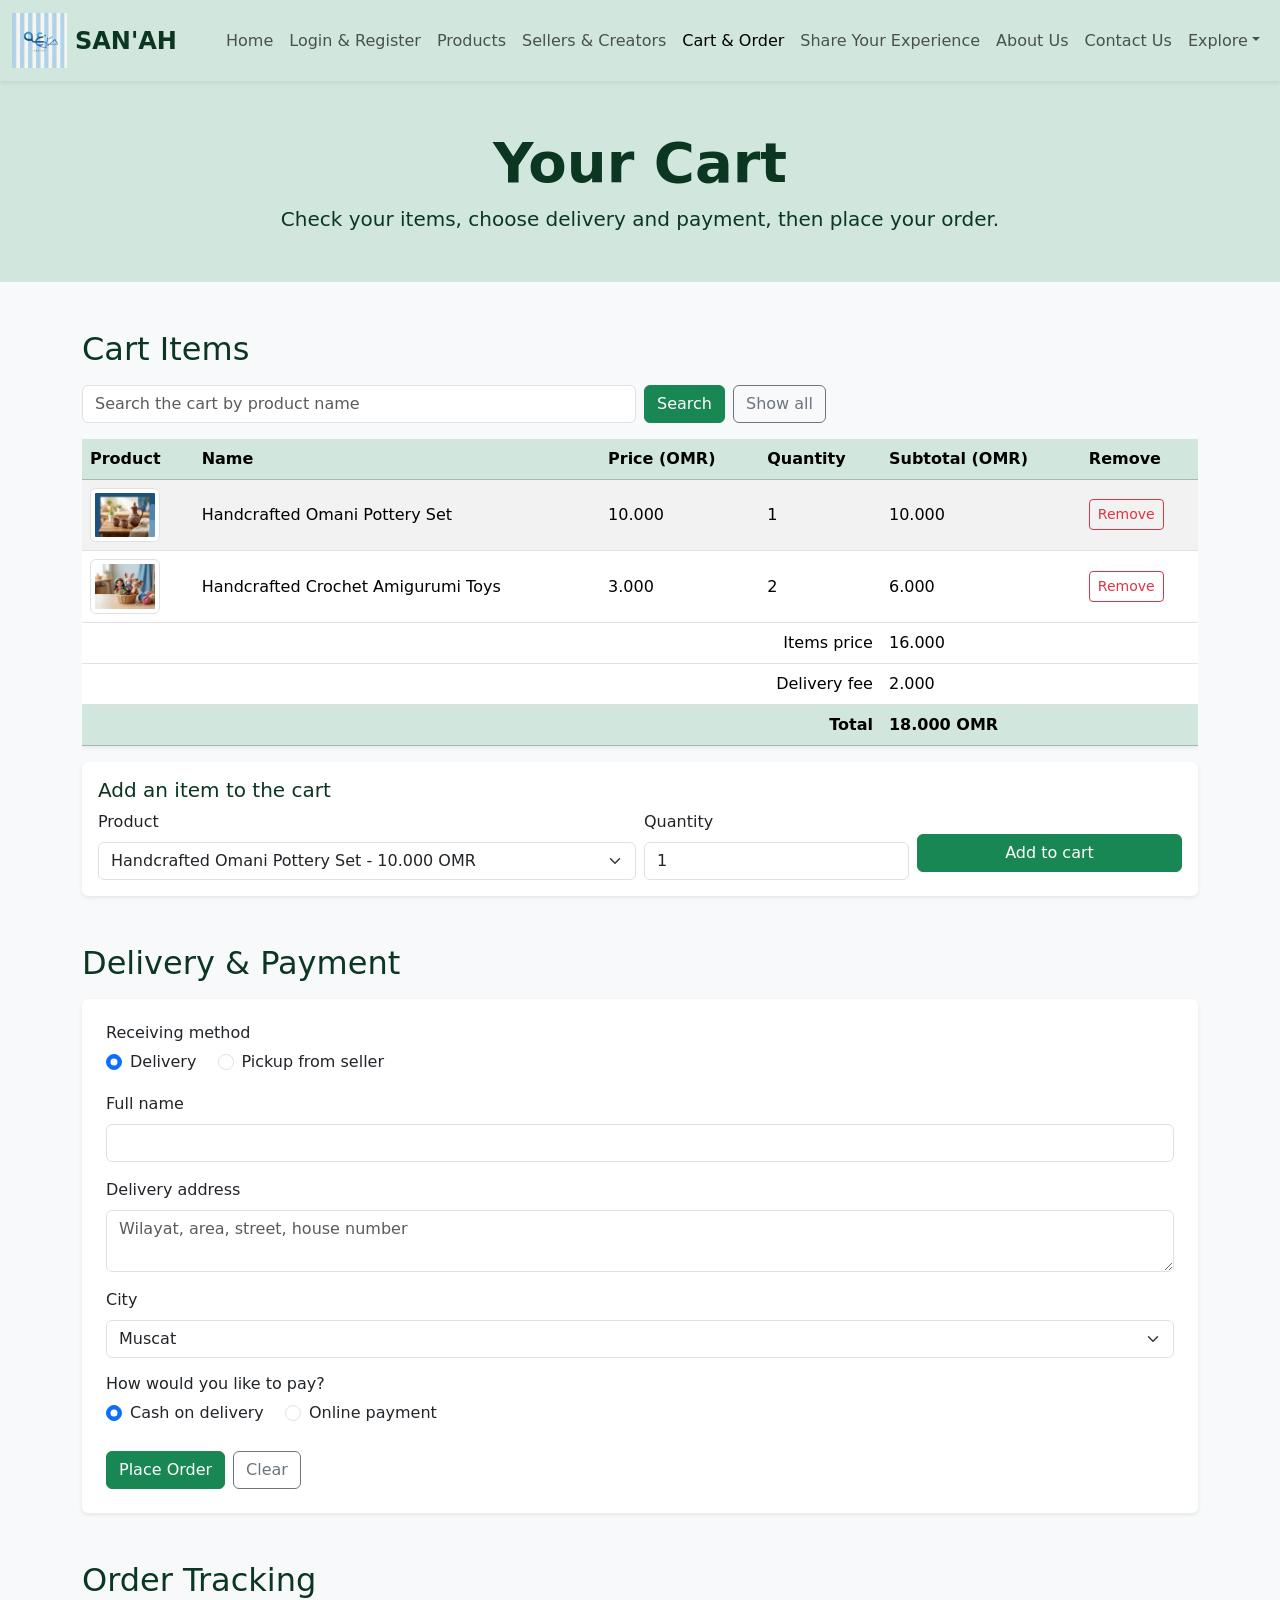
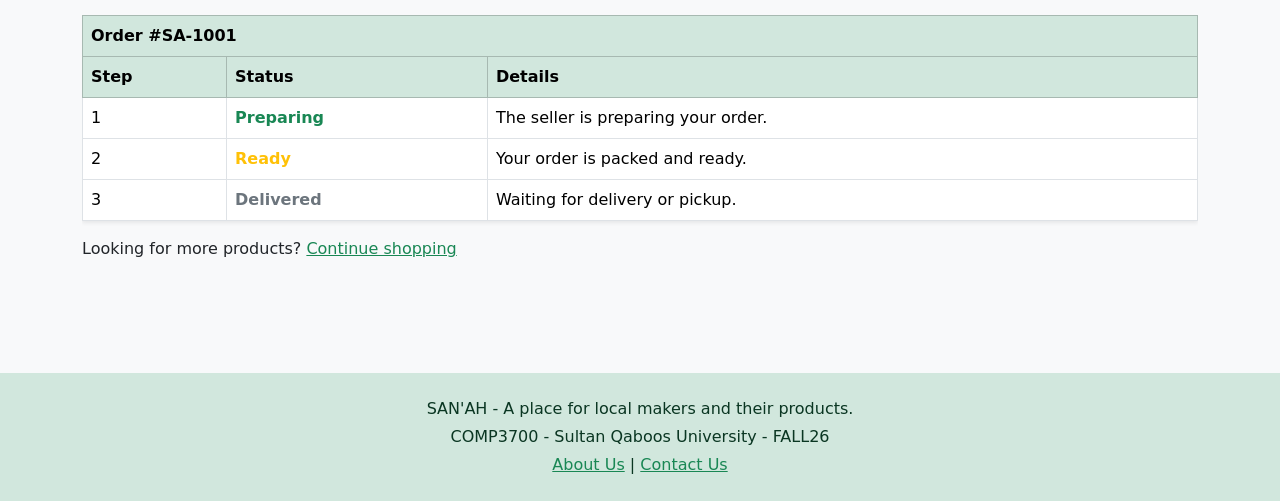
<file: cart_and_order.html>
<!DOCTYPE html>
<html lang="en">
<head>
  <meta charset="UTF-8">
  <meta name="viewport" content="width=device-width, initial-scale=1">
  <title>Cart & Order | SAN'AH</title>
  <!-- Bootstrap 5 is the ONLY stylesheet used on this site (no custom CSS) -->
  <link href="https://cdn.jsdelivr.net/npm/bootstrap@5.3.3/dist/css/bootstrap.min.css" rel="stylesheet">
</head>
<body class="bg-light">

  <!-- Responsive Bootstrap navigation bar: collapses into a hamburger menu on small screens -->
  <nav class="navbar navbar-expand-xl navbar-light bg-success-subtle sticky-top shadow-sm">
    <div class="container-fluid">
      <a class="navbar-brand d-flex align-items-center text-success-emphasis" href="index.html">
        <img src="logo.png" alt="SAN'AH logo" width="55" height="55" class="me-2">
        <span class="fw-bold fs-4">SAN'AH</span>
      </a>
      <button class="navbar-toggler" type="button" data-bs-toggle="collapse"
              data-bs-target="#mainNavbar" aria-controls="mainNavbar"
              aria-expanded="false" aria-label="Toggle navigation">
        <span class="navbar-toggler-icon"></span>
      </button>
      <div class="collapse navbar-collapse" id="mainNavbar">
        <ul class="navbar-nav ms-auto">
          <li class="nav-item"><a class="nav-link" href="index.html">Home</a></li>
          <li class="nav-item"><a class="nav-link" href="login_and_register.html">Login &amp; Register</a></li>
          <li class="nav-item"><a class="nav-link" href="product.html">Products</a></li>
          <li class="nav-item"><a class="nav-link" href="creators.html">Sellers &amp; Creators</a></li>
          <li class="nav-item"><a class="nav-link active" href="cart_and_order.html">Cart &amp; Order</a></li>
          <li class="nav-item"><a class="nav-link" href="share_your_experience.html">Share Your Experience</a></li>
          <li class="nav-item"><a class="nav-link" href="about_us.html">About Us</a></li>
          <li class="nav-item"><a class="nav-link" href="contact.html">Contact Us</a></li>
          <li class="nav-item dropdown">
            <a class="nav-link dropdown-toggle" href="#" role="button" data-bs-toggle="dropdown" aria-expanded="false">Explore</a>
            <ul class="dropdown-menu dropdown-menu-end">
            <li><a class="dropdown-item" href="questionnaire.html">Questionnaire</a></li>
            <li><a class="dropdown-item" href="calculate.html">Shopping Calculator</a></li>
            <li><a class="dropdown-item" href="funpage.html">Fun Page</a></li>
            </ul>
          </li>
        </ul>
      </div>
    </div>
  </nav>

  <main>
    <section class="bg-success-subtle text-success-emphasis text-center py-5">
      <div class="container">
        <h1 class="display-4 fw-bold">Your Cart</h1>
        <p class="lead mb-0">Check your items, choose delivery and payment, then place your order.</p>
      </div>
    </section>

    <section class="container py-5">
      <h2 class="text-success-emphasis mb-3">Cart Items</h2>

      <!-- Search form: filters the cartItems array (js/cart.js) -->
      <form id="searchForm" class="row g-2 mb-3">
        <div class="col-12 col-md-6">
          <label for="cartSearch" class="visually-hidden">Search the cart</label>
          <input type="search" class="form-control" id="cartSearch" placeholder="Search the cart by product name">
        </div>
        <div class="col-auto"><button class="btn btn-success" type="submit">Search</button></div>
        <div class="col-auto"><button class="btn btn-outline-secondary" type="button" id="showAll">Show all</button></div>
      </form>

      <!-- EMPTY table: the rows are created by displayCart() in js/cart.js -->
      <div class="table-responsive">
        <table class="table table-striped table-hover align-middle bg-white shadow-sm">
          <thead class="table-success">
            <tr><th>Product</th><th>Name</th><th>Price (OMR)</th><th>Quantity</th><th>Subtotal (OMR)</th><th>Remove</th></tr>
          </thead>
          <tbody id="cartBody"></tbody>
          <tfoot>
            <tr><td colspan="4" class="text-end">Items price</td><td colspan="2" id="itemsPrice">0.000</td></tr>
            <tr><td colspan="4" class="text-end">Delivery fee</td><td colspan="2" id="deliveryFee">0.000</td></tr>
            <tr class="fw-bold table-success"><td colspan="4" class="text-end">Total</td><td colspan="2" id="totalPrice">0.000 OMR</td></tr>
          </tfoot>
        </table>
      </div>

      <!-- Add form: creates a new CartItem and pushes it into the array -->
      <form id="addItemForm" class="card border-0 shadow-sm p-3 mb-5" novalidate>
        <h3 class="h5 text-success-emphasis">Add an item to the cart</h3>
        <div class="row g-2 align-items-start">
          <div class="col-12 col-md-6">
            <label for="addProduct" class="form-label">Product</label>
            <select class="form-select" id="addProduct">
              <option value="0">Handcrafted Omani Pottery Set - 10.000 OMR</option>
              <option value="1">Handcrafted Crochet Amigurumi Toys - 3.000 OMR</option>
              <option value="2">Organic Raw Honey - 40.000 OMR</option>
            </select>
          </div>
          <div class="col-6 col-md-3">
            <label for="addQty" class="form-label">Quantity</label>
            <input type="number" class="form-control" id="addQty" min="1" max="10" value="1" required>
            <div class="invalid-feedback">Choose from 1 to 10.</div>
          </div>
          <div class="col-6 col-md-3 d-flex align-items-end">
            <button class="btn btn-success w-100 mt-md-4" type="submit">Add to cart</button>
          </div>
        </div>
      </form>

      <h2 class="text-success-emphasis mb-3">Delivery &amp; Payment</h2>
      <form class="needs-validation card border-0 shadow-sm p-4" novalidate action="https://httpbin.org/get" method="get">
        <fieldset class="mb-3">
          <legend class="h6">Receiving method</legend>
          <div class="form-check form-check-inline">
            <input class="form-check-input" type="radio" id="delivery" name="delivery_method" value="delivery" checked>
            <label class="form-check-label" for="delivery">Delivery</label>
          </div>
          <div class="form-check form-check-inline">
            <input class="form-check-input" type="radio" id="pickup" name="delivery_method" value="pickup">
            <label class="form-check-label" for="pickup">Pickup from seller</label>
          </div>
        </fieldset>
          <div class="mb-3">
            <label for="name" class="form-label">Full name</label>
            <input type="text" class="form-control" id="name" name="customer_name" required minlength="3">
            <div class="invalid-feedback">Please enter your full name.</div>
          </div>

        <div class="mb-3">
          <label for="address" class="form-label">Delivery address</label>
          <textarea class="form-control" id="address" name="address" placeholder="Wilayat, area, street, house number"></textarea>
        </div>
        <div class="mb-3">
          <label for="city" class="form-label">City</label>
          <select class="form-select" id="city" name="city">
            <option value="muscat">Muscat</option>
              <option value="salalah">Salalah</option>
              <option value="sohar">Sohar</option>
              <option value="nizwa">Nizwa</option>
              <option value="other">Other</option>
          </select>
        </div>
        <fieldset class="mb-4">
          <legend class="h6">How would you like to pay?</legend>
          <div class="form-check form-check-inline">
            <input class="form-check-input" type="radio" id="cash" name="payment_method" value="cash_on_delivery" checked>
            <label class="form-check-label" for="cash">Cash on delivery</label>
          </div>
          <div class="form-check form-check-inline">
            <input class="form-check-input" type="radio" id="online" name="payment_method" value="online">
            <label class="form-check-label" for="online">Online payment</label>
          </div>
        </fieldset>
        <div class="d-flex gap-2">
          <button class="btn btn-success" type="submit">Place Order</button>
          <button class="btn btn-outline-secondary" type="reset">Clear</button>
        </div>
      </form>
    </section>

    <section class="container pb-5">
      <h2 class="text-success-emphasis mb-3">Order Tracking</h2>
      <div class="table-responsive">
        <table class="table table-bordered bg-white shadow-sm">
          <thead class="table-success"><tr><th colspan="3">Order #SA-1001</th></tr>
            <tr><th>Step</th><th>Status</th><th>Details</th></tr></thead>
          <tbody>
            <tr><td>1</td><td class="text-success fw-bold">Preparing</td><td>The seller is preparing your order.</td></tr>
            <tr><td>2</td><td class="text-warning fw-bold">Ready</td><td>Your order is packed and ready.</td></tr>
            <tr><td>3</td><td class="text-secondary fw-bold">Delivered</td><td>Waiting for delivery or pickup.</td></tr>
          </tbody>
        </table>
      </div>
      <p>Looking for more products? <a class="link-success" href="product.html">Continue shopping</a></p>
    </section>
  </main>

  <footer class="bg-success-subtle text-success-emphasis text-center py-4 mt-5">
    <p class="mb-1">SAN'AH - A place for local makers and their products.</p>
    <p class="mb-1">COMP3700 - Sultan Qaboos University - FALL26</p>
    <p class="mb-0">
      <a class="link-success" href="about_us.html">About Us</a> |
      <a class="link-success" href="contact.html">Contact Us</a>
    </p>
  </footer>

  <script src="https://cdn.jsdelivr.net/npm/bootstrap@5.3.3/dist/js/bootstrap.bundle.min.js"></script>
  <script src="js/validation.js"></script>
  <script src="js/cart.js"></script>
</body>
</html>
</file>
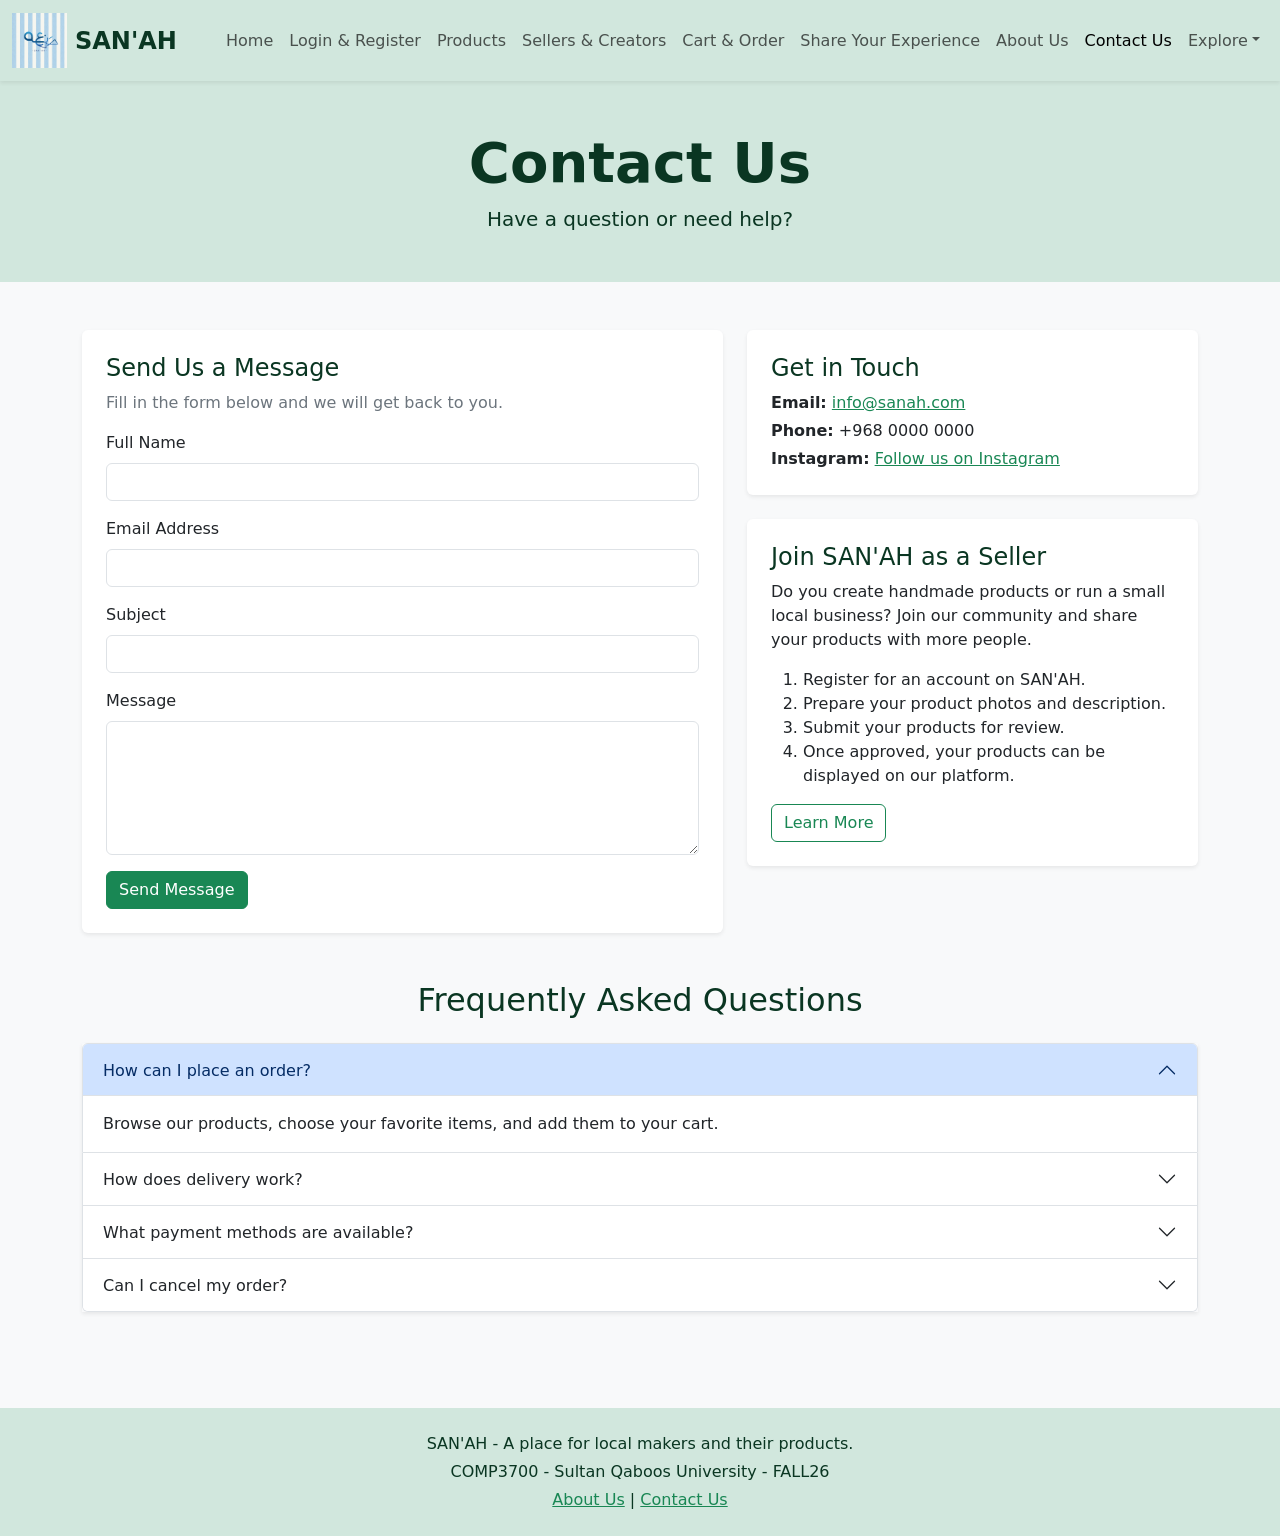
<file: contact.html>
<!DOCTYPE html>
<html lang="en">
<head>
  <meta charset="UTF-8">
  <meta name="viewport" content="width=device-width, initial-scale=1">
  <title>Contact Us | SAN'AH</title>
  <!-- Bootstrap 5 is the ONLY stylesheet used on this site (no custom CSS) -->
  <link href="https://cdn.jsdelivr.net/npm/bootstrap@5.3.3/dist/css/bootstrap.min.css" rel="stylesheet">
</head>
<body class="bg-light">

  <!-- Responsive Bootstrap navigation bar: collapses into a hamburger menu on small screens -->
  <nav class="navbar navbar-expand-xl navbar-light bg-success-subtle sticky-top shadow-sm">
    <div class="container-fluid">
      <a class="navbar-brand d-flex align-items-center text-success-emphasis" href="index.html">
        <img src="logo.png" alt="SAN'AH logo" width="55" height="55" class="me-2">
        <span class="fw-bold fs-4">SAN'AH</span>
      </a>
      <button class="navbar-toggler" type="button" data-bs-toggle="collapse"
              data-bs-target="#mainNavbar" aria-controls="mainNavbar"
              aria-expanded="false" aria-label="Toggle navigation">
        <span class="navbar-toggler-icon"></span>
      </button>
      <div class="collapse navbar-collapse" id="mainNavbar">
        <ul class="navbar-nav ms-auto">
          <li class="nav-item"><a class="nav-link" href="index.html">Home</a></li>
          <li class="nav-item"><a class="nav-link" href="login_and_register.html">Login &amp; Register</a></li>
          <li class="nav-item"><a class="nav-link" href="product.html">Products</a></li>
          <li class="nav-item"><a class="nav-link" href="creators.html">Sellers &amp; Creators</a></li>
          <li class="nav-item"><a class="nav-link" href="cart_and_order.html">Cart &amp; Order</a></li>
          <li class="nav-item"><a class="nav-link" href="share_your_experience.html">Share Your Experience</a></li>
          <li class="nav-item"><a class="nav-link" href="about_us.html">About Us</a></li>
          <li class="nav-item"><a class="nav-link active" href="contact.html">Contact Us</a></li>
          <li class="nav-item dropdown">
            <a class="nav-link dropdown-toggle" href="#" role="button" data-bs-toggle="dropdown" aria-expanded="false">Explore</a>
            <ul class="dropdown-menu dropdown-menu-end">
            <li><a class="dropdown-item" href="questionnaire.html">Questionnaire</a></li>
            <li><a class="dropdown-item" href="calculate.html">Shopping Calculator</a></li>
            <li><a class="dropdown-item" href="funpage.html">Fun Page</a></li>
            </ul>
          </li>
        </ul>
      </div>
    </div>
  </nav>

  <main>
    <section class="bg-success-subtle text-success-emphasis text-center py-5">
      <div class="container">
        <h1 class="display-4 fw-bold">Contact Us</h1>
        <p class="lead mb-0">Have a question or need help?</p>
      </div>
    </section>

    <section class="container py-5">
      <div class="row g-4">
        <div class="col-12 col-lg-7">
          <div class="card border-0 shadow-sm"><div class="card-body p-4">
            <h2 class="h4 text-success-emphasis">Send Us a Message</h2>
            <p class="text-secondary">Fill in the form below and we will get back to you.</p>
            <form class="needs-validation" novalidate action="https://formsubmit.co/s140640@student.squ.edu.om" method="post">
          <div class="mb-3">
            <label for="name" class="form-label">Full Name</label>
            <input type="text" class="form-control" id="name" name="name" required minlength="3">
            <div class="invalid-feedback">Please enter your full name.</div>
          </div>
          <div class="mb-3">
            <label for="email" class="form-label">Email Address</label>
            <input type="email" class="form-control" id="email" name="email" required>
            <div class="invalid-feedback">Please enter a valid email address.</div>
          </div>
          <div class="mb-3">
            <label for="subject" class="form-label">Subject</label>
            <input type="text" class="form-control" id="subject" name="subject" required>
            <div class="invalid-feedback">Please enter a subject.</div>
          </div>
              <div class="mb-3">
                <label for="message" class="form-label">Message</label>
                <textarea class="form-control" id="message" name="message" rows="5" required minlength="10"></textarea>
                <div class="invalid-feedback">Please write at least 10 characters.</div>
              </div>
              <input type="hidden" name="_captcha" value="false">
              <input type="hidden" name="_subject" value="New message from the SAN'AH Contact Us form">
              <button class="btn btn-success" type="submit">Send Message</button>
            </form>
          </div></div>
        </div>
        <div class="col-12 col-lg-5">
          <div class="card border-0 shadow-sm mb-4"><div class="card-body p-4">
            <h2 class="h4 text-success-emphasis">Get in Touch</h2>
            <p class="mb-1"><strong>Email:</strong> <a class="link-success" href="mailto:info@sanah.com">info@sanah.com</a></p>
            <p class="mb-1"><strong>Phone:</strong> +968 0000 0000</p>
            <p class="mb-0"><strong>Instagram:</strong> <a class="link-success" href="https://www.instagram.com/" target="_blank">Follow us on Instagram</a></p>
          </div></div>
          <div class="card border-0 shadow-sm"><div class="card-body p-4">
            <h2 class="h4 text-success-emphasis">Join SAN'AH as a Seller</h2>
            <p>Do you create handmade products or run a small local business? Join our community and share your products with more people.</p>
            <ol>
              <li>Register for an account on SAN'AH.</li><li>Prepare your product photos and description.</li>
              <li>Submit your products for review.</li><li>Once approved, your products can be displayed on our platform.</li>
            </ol>
            <a class="btn btn-outline-success" href="creators.html">Learn More</a>
          </div></div>
        </div>
      </div>
    </section>

    <section class="container pb-5">
      <h2 class="text-success-emphasis text-center mb-4">Frequently Asked Questions</h2>
      <!-- Bootstrap accordion (interactive component) -->
      <div class="accordion shadow-sm" id="faqAccordion">
        <div class="accordion-item">
          <h3 class="accordion-header"><button class="accordion-button" type="button" data-bs-toggle="collapse" data-bs-target="#faq0" aria-expanded="true" aria-controls="faq0">How can I place an order?</button></h3>
          <div id="faq0" class="accordion-collapse collapse show" data-bs-parent="#faqAccordion"><div class="accordion-body">Browse our products, choose your favorite items, and add them to your cart.</div></div>
        </div>
        <div class="accordion-item">
          <h3 class="accordion-header"><button class="accordion-button collapsed" type="button" data-bs-toggle="collapse" data-bs-target="#faq1" aria-expanded="false" aria-controls="faq1">How does delivery work?</button></h3>
          <div id="faq1" class="accordion-collapse collapse" data-bs-parent="#faqAccordion"><div class="accordion-body">Delivery details will be provided when you place your order.</div></div>
        </div>
        <div class="accordion-item">
          <h3 class="accordion-header"><button class="accordion-button collapsed" type="button" data-bs-toggle="collapse" data-bs-target="#faq2" aria-expanded="false" aria-controls="faq2">What payment methods are available?</button></h3>
          <div id="faq2" class="accordion-collapse collapse" data-bs-parent="#faqAccordion"><div class="accordion-body">Available payment methods will be shown during the checkout process.</div></div>
        </div>
        <div class="accordion-item">
          <h3 class="accordion-header"><button class="accordion-button collapsed" type="button" data-bs-toggle="collapse" data-bs-target="#faq3" aria-expanded="false" aria-controls="faq3">Can I cancel my order?</button></h3>
          <div id="faq3" class="accordion-collapse collapse" data-bs-parent="#faqAccordion"><div class="accordion-body">Please contact our team as soon as possible to ask about cancelling your order.</div></div>
        </div>
      </div>
    </section>
  </main>

  <footer class="bg-success-subtle text-success-emphasis text-center py-4 mt-5">
    <p class="mb-1">SAN'AH - A place for local makers and their products.</p>
    <p class="mb-1">COMP3700 - Sultan Qaboos University - FALL26</p>
    <p class="mb-0">
      <a class="link-success" href="about_us.html">About Us</a> |
      <a class="link-success" href="contact.html">Contact Us</a>
    </p>
  </footer>

  <script src="https://cdn.jsdelivr.net/npm/bootstrap@5.3.3/dist/js/bootstrap.bundle.min.js"></script>
  <script src="js/validation.js"></script>
</body>
</html>
</file>
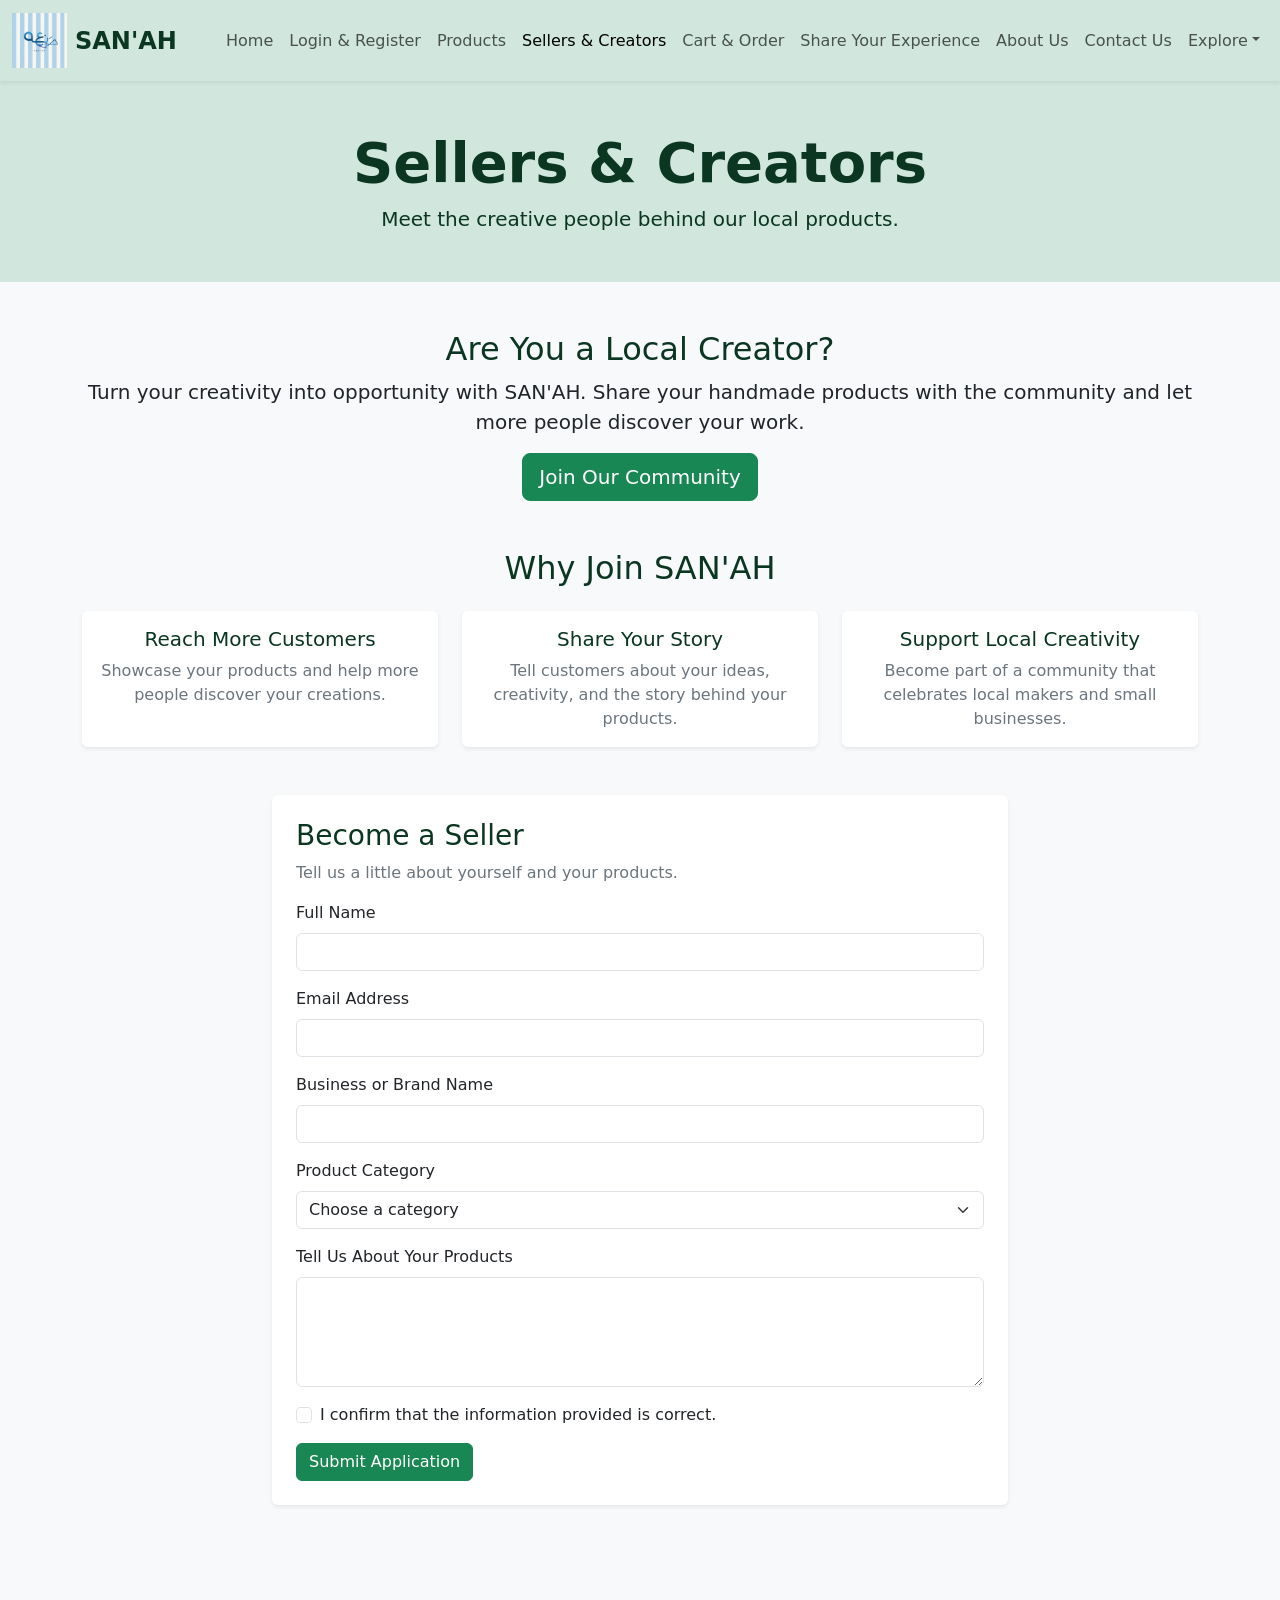
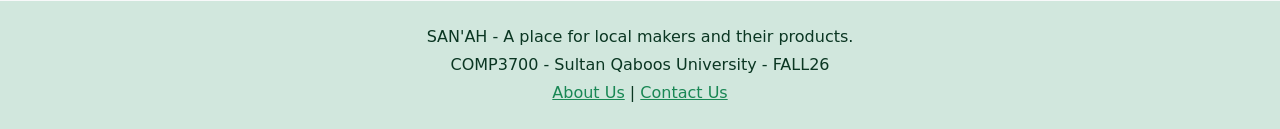
<file: creators.html>
<!DOCTYPE html>
<html lang="en">
<head>
  <meta charset="UTF-8">
  <meta name="viewport" content="width=device-width, initial-scale=1">
  <title>Sellers & Creators | SAN'AH</title>
  <!-- Bootstrap 5 is the ONLY stylesheet used on this site (no custom CSS) -->
  <link href="https://cdn.jsdelivr.net/npm/bootstrap@5.3.3/dist/css/bootstrap.min.css" rel="stylesheet">
</head>
<body class="bg-light">

  <!-- Responsive Bootstrap navigation bar: collapses into a hamburger menu on small screens -->
  <nav class="navbar navbar-expand-xl navbar-light bg-success-subtle sticky-top shadow-sm">
    <div class="container-fluid">
      <a class="navbar-brand d-flex align-items-center text-success-emphasis" href="index.html">
        <img src="logo.png" alt="SAN'AH logo" width="55" height="55" class="me-2">
        <span class="fw-bold fs-4">SAN'AH</span>
      </a>
      <button class="navbar-toggler" type="button" data-bs-toggle="collapse"
              data-bs-target="#mainNavbar" aria-controls="mainNavbar"
              aria-expanded="false" aria-label="Toggle navigation">
        <span class="navbar-toggler-icon"></span>
      </button>
      <div class="collapse navbar-collapse" id="mainNavbar">
        <ul class="navbar-nav ms-auto">
          <li class="nav-item"><a class="nav-link" href="index.html">Home</a></li>
          <li class="nav-item"><a class="nav-link" href="login_and_register.html">Login &amp; Register</a></li>
          <li class="nav-item"><a class="nav-link" href="product.html">Products</a></li>
          <li class="nav-item"><a class="nav-link active" href="creators.html">Sellers &amp; Creators</a></li>
          <li class="nav-item"><a class="nav-link" href="cart_and_order.html">Cart &amp; Order</a></li>
          <li class="nav-item"><a class="nav-link" href="share_your_experience.html">Share Your Experience</a></li>
          <li class="nav-item"><a class="nav-link" href="about_us.html">About Us</a></li>
          <li class="nav-item"><a class="nav-link" href="contact.html">Contact Us</a></li>
          <li class="nav-item dropdown">
            <a class="nav-link dropdown-toggle" href="#" role="button" data-bs-toggle="dropdown" aria-expanded="false">Explore</a>
            <ul class="dropdown-menu dropdown-menu-end">
            <li><a class="dropdown-item" href="questionnaire.html">Questionnaire</a></li>
            <li><a class="dropdown-item" href="calculate.html">Shopping Calculator</a></li>
            <li><a class="dropdown-item" href="funpage.html">Fun Page</a></li>
            </ul>
          </li>
        </ul>
      </div>
    </div>
  </nav>

  <main>
    <section class="bg-success-subtle text-success-emphasis text-center py-5">
      <div class="container">
        <h1 class="display-4 fw-bold">Sellers &amp; Creators</h1>
        <p class="lead mb-0">Meet the creative people behind our local products.</p>
      </div>
    </section>

    <section class="container py-5 text-center">
      <h2 class="text-success-emphasis">Are You a Local Creator?</h2>
      <p class="lead">Turn your creativity into opportunity with SAN'AH. Share your handmade products with the community and let more people discover your work.</p>
      <a href="#seller-form" class="btn btn-success btn-lg">Join Our Community</a>
    </section>

    <section class="container pb-5 text-center">
      <h2 class="text-success-emphasis mb-4">Why Join SAN'AH</h2>
      <div class="row g-4">
        <div class="col-12 col-md-4"><div class="card h-100 border-0 shadow-sm"><div class="card-body">
          <h3 class="h5 text-success-emphasis">Reach More Customers</h3><p class="card-text text-secondary mb-0">Showcase your products and help more people discover your creations.</p></div></div></div>
        <div class="col-12 col-md-4"><div class="card h-100 border-0 shadow-sm"><div class="card-body">
          <h3 class="h5 text-success-emphasis">Share Your Story</h3><p class="card-text text-secondary mb-0">Tell customers about your ideas, creativity, and the story behind your products.</p></div></div></div>
        <div class="col-12 col-md-4"><div class="card h-100 border-0 shadow-sm"><div class="card-body">
          <h3 class="h5 text-success-emphasis">Support Local Creativity</h3><p class="card-text text-secondary mb-0">Become part of a community that celebrates local makers and small businesses.</p></div></div></div>
      </div>
    </section>

    <section class="container pb-5" id="seller-form">
      <div class="row justify-content-center"><div class="col-12 col-lg-8">
        <div class="card border-0 shadow-sm"><div class="card-body p-4">
          <h2 class="h3 text-success-emphasis">Become a Seller</h2>
          <p class="text-secondary">Tell us a little about yourself and your products.</p>
          <form class="needs-validation" novalidate action="https://httpbin.org/get" method="get">
          <div class="mb-3">
            <label for="seller-name" class="form-label">Full Name</label>
            <input type="text" class="form-control" id="seller-name" name="seller_name" required minlength="3">
            <div class="invalid-feedback">Please enter your full name.</div>
          </div>
          <div class="mb-3">
            <label for="seller-email" class="form-label">Email Address</label>
            <input type="email" class="form-control" id="seller-email" name="seller_email" required>
            <div class="invalid-feedback">Please enter a valid email address.</div>
          </div>
          <div class="mb-3">
            <label for="business-name" class="form-label">Business or Brand Name</label>
            <input type="text" class="form-control" id="business-name" name="business_name" required>
            <div class="invalid-feedback">Please enter your business or brand name.</div>
          </div>

          <div class="mb-3">
            <label for="product-type" class="form-label">Product Category</label>
            <select class="form-select" id="product-type" name="product_type" required>
              <option value="">Choose a category</option>
              <option value="handmade">Handmade Products</option>
              <option value="fashion">Fashion and Abayas</option>
              <option value="beauty">Beauty and Personal Care</option>
              <option value="food">Food Products</option>
              <option value="other">Others</option>
            </select>
            <div class="invalid-feedback">Please choose a category.</div>
          </div>
          <div class="mb-3">
            <label for="seller-story" class="form-label">Tell Us About Your Products</label>
            <textarea class="form-control" id="seller-story" name="seller_story" rows="4" required minlength="10"></textarea>
            <div class="invalid-feedback">Please write at least 10 characters.</div>
          </div>
          <div class="form-check mb-3">
            <input class="form-check-input" type="checkbox" id="agreement" name="agreement" value="accepted" required>
            <label class="form-check-label" for="agreement">I confirm that the information provided is correct.</label>
            <div class="invalid-feedback">You must agree before continuing.</div>
          </div>
            <button class="btn btn-success" type="submit">Submit Application</button>
          </form>
        </div></div>
      </div></div>
    </section>
  </main>

  <footer class="bg-success-subtle text-success-emphasis text-center py-4 mt-5">
    <p class="mb-1">SAN'AH - A place for local makers and their products.</p>
    <p class="mb-1">COMP3700 - Sultan Qaboos University - FALL26</p>
    <p class="mb-0">
      <a class="link-success" href="about_us.html">About Us</a> |
      <a class="link-success" href="contact.html">Contact Us</a>
    </p>
  </footer>

  <script src="https://cdn.jsdelivr.net/npm/bootstrap@5.3.3/dist/js/bootstrap.bundle.min.js"></script>
  <script src="js/validation.js"></script>
</body>
</html>
</file>
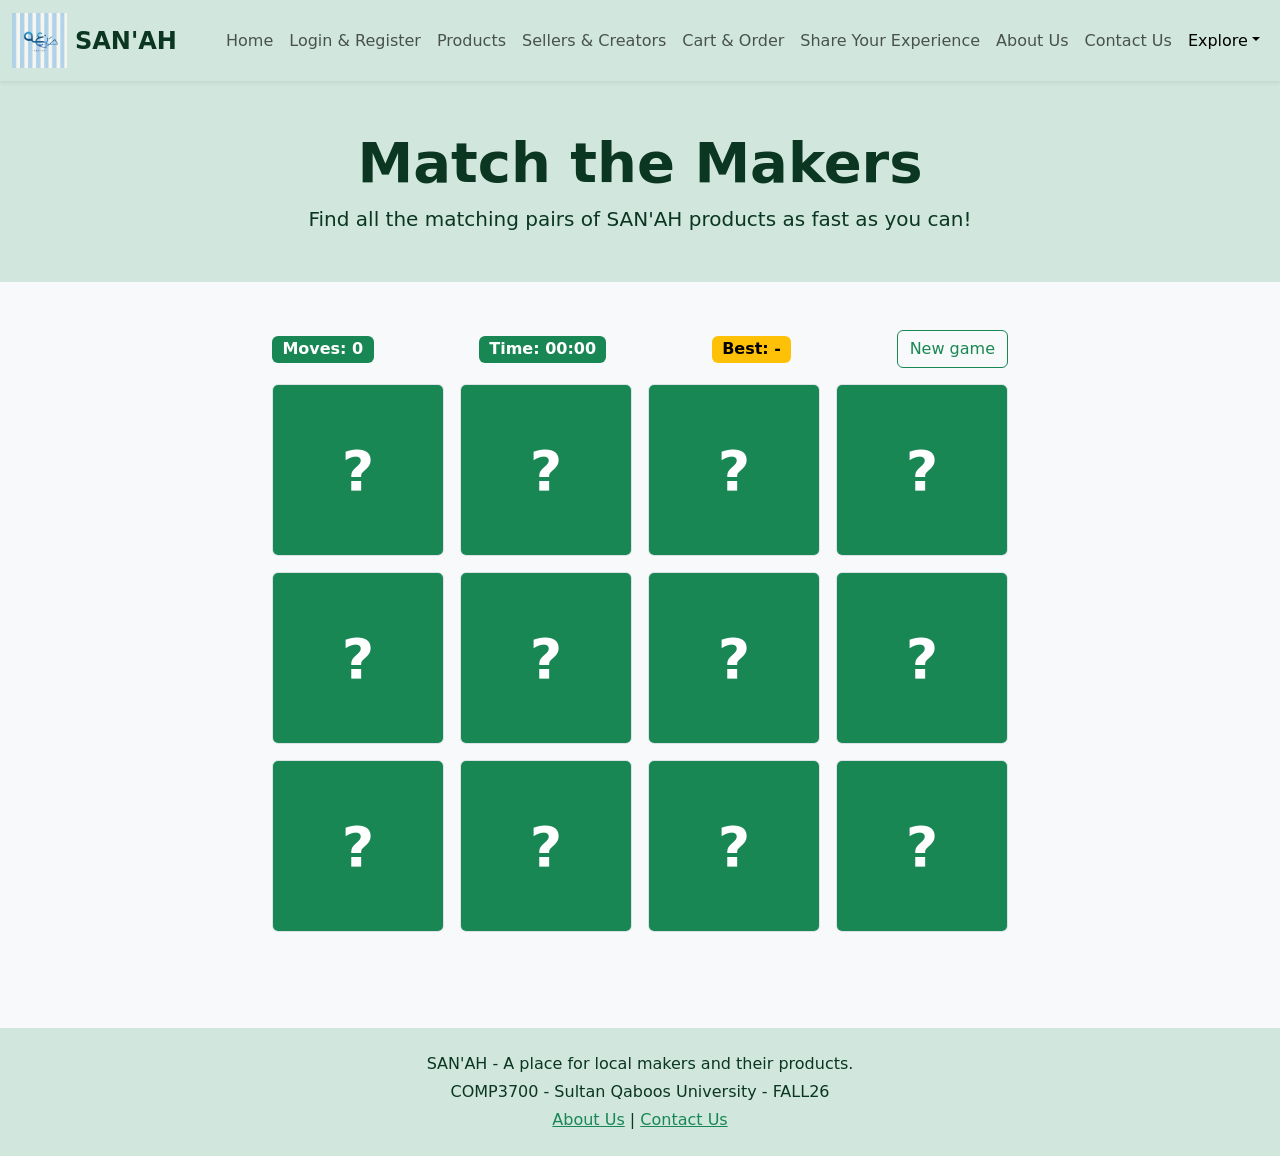
<file: funpage.html>
<!DOCTYPE html>
<html lang="en">
<head>
  <meta charset="UTF-8">
  <meta name="viewport" content="width=device-width, initial-scale=1">
  <title>Fun Page | SAN'AH</title>
  <!-- Bootstrap 5 is the ONLY stylesheet used on this site (no custom CSS) -->
  <link href="https://cdn.jsdelivr.net/npm/bootstrap@5.3.3/dist/css/bootstrap.min.css" rel="stylesheet">
</head>
<body class="bg-light">

  <!-- Responsive Bootstrap navigation bar: collapses into a hamburger menu on small screens -->
  <nav class="navbar navbar-expand-xl navbar-light bg-success-subtle sticky-top shadow-sm">
    <div class="container-fluid">
      <a class="navbar-brand d-flex align-items-center text-success-emphasis" href="index.html">
        <img src="logo.png" alt="SAN'AH logo" width="55" height="55" class="me-2">
        <span class="fw-bold fs-4">SAN'AH</span>
      </a>
      <button class="navbar-toggler" type="button" data-bs-toggle="collapse"
              data-bs-target="#mainNavbar" aria-controls="mainNavbar"
              aria-expanded="false" aria-label="Toggle navigation">
        <span class="navbar-toggler-icon"></span>
      </button>
      <div class="collapse navbar-collapse" id="mainNavbar">
        <ul class="navbar-nav ms-auto">
          <li class="nav-item"><a class="nav-link" href="index.html">Home</a></li>
          <li class="nav-item"><a class="nav-link" href="login_and_register.html">Login &amp; Register</a></li>
          <li class="nav-item"><a class="nav-link" href="product.html">Products</a></li>
          <li class="nav-item"><a class="nav-link" href="creators.html">Sellers &amp; Creators</a></li>
          <li class="nav-item"><a class="nav-link" href="cart_and_order.html">Cart &amp; Order</a></li>
          <li class="nav-item"><a class="nav-link" href="share_your_experience.html">Share Your Experience</a></li>
          <li class="nav-item"><a class="nav-link" href="about_us.html">About Us</a></li>
          <li class="nav-item"><a class="nav-link" href="contact.html">Contact Us</a></li>
          <li class="nav-item dropdown">
            <a class="nav-link dropdown-toggle active" href="#" role="button" data-bs-toggle="dropdown" aria-expanded="false">Explore</a>
            <ul class="dropdown-menu dropdown-menu-end">
            <li><a class="dropdown-item" href="questionnaire.html">Questionnaire</a></li>
            <li><a class="dropdown-item" href="calculate.html">Shopping Calculator</a></li>
            <li><a class="dropdown-item active" href="funpage.html">Fun Page</a></li>
            </ul>
          </li>
        </ul>
      </div>
    </div>
  </nav>

  <main>
    <section class="bg-success-subtle text-success-emphasis text-center py-5">
      <div class="container">
        <h1 class="display-4 fw-bold">Match the Makers</h1>
        <p class="lead mb-0">Find all the matching pairs of SAN'AH products as fast as you can!</p>
      </div>
    </section>

    <section class="container py-5">
      <div class="row justify-content-center"><div class="col-12 col-lg-8">
        <div class="d-flex flex-wrap justify-content-between align-items-center gap-2 mb-3">
          <span class="badge text-bg-success fs-6">Moves: <span id="moves">0</span></span>
          <span class="badge text-bg-success fs-6">Time: <span id="time">00:00</span></span>
          <span class="badge text-bg-warning fs-6">Best: <span id="best">-</span></span>
          <button type="button" class="btn btn-outline-success" id="newGame">New game</button>
        </div>
        <!-- The cards are created by js/game.js -->
        <div class="row row-cols-3 row-cols-md-4 g-3" id="board"></div>
      </div></div>
    </section>

    <div class="modal fade" id="winModal" tabindex="-1" aria-labelledby="winTitle" aria-hidden="true">
      <div class="modal-dialog modal-dialog-centered"><div class="modal-content text-center">
        <div class="modal-header"><h2 class="modal-title h5" id="winTitle">Well done!</h2>
          <button type="button" class="btn-close" data-bs-dismiss="modal" aria-label="Close"></button></div>
        <div class="modal-body"><p class="fs-5 mb-0" id="winText"></p></div>
        <div class="modal-footer justify-content-center"><button type="button" class="btn btn-success" id="playAgain">Play again</button></div>
      </div></div>
    </div>
  </main>

  <footer class="bg-success-subtle text-success-emphasis text-center py-4 mt-5">
    <p class="mb-1">SAN'AH - A place for local makers and their products.</p>
    <p class="mb-1">COMP3700 - Sultan Qaboos University - FALL26</p>
    <p class="mb-0">
      <a class="link-success" href="about_us.html">About Us</a> |
      <a class="link-success" href="contact.html">Contact Us</a>
    </p>
  </footer>

  <script src="https://cdn.jsdelivr.net/npm/bootstrap@5.3.3/dist/js/bootstrap.bundle.min.js"></script>
  <script src="js/game.js"></script>
</body>
</html>
</file>
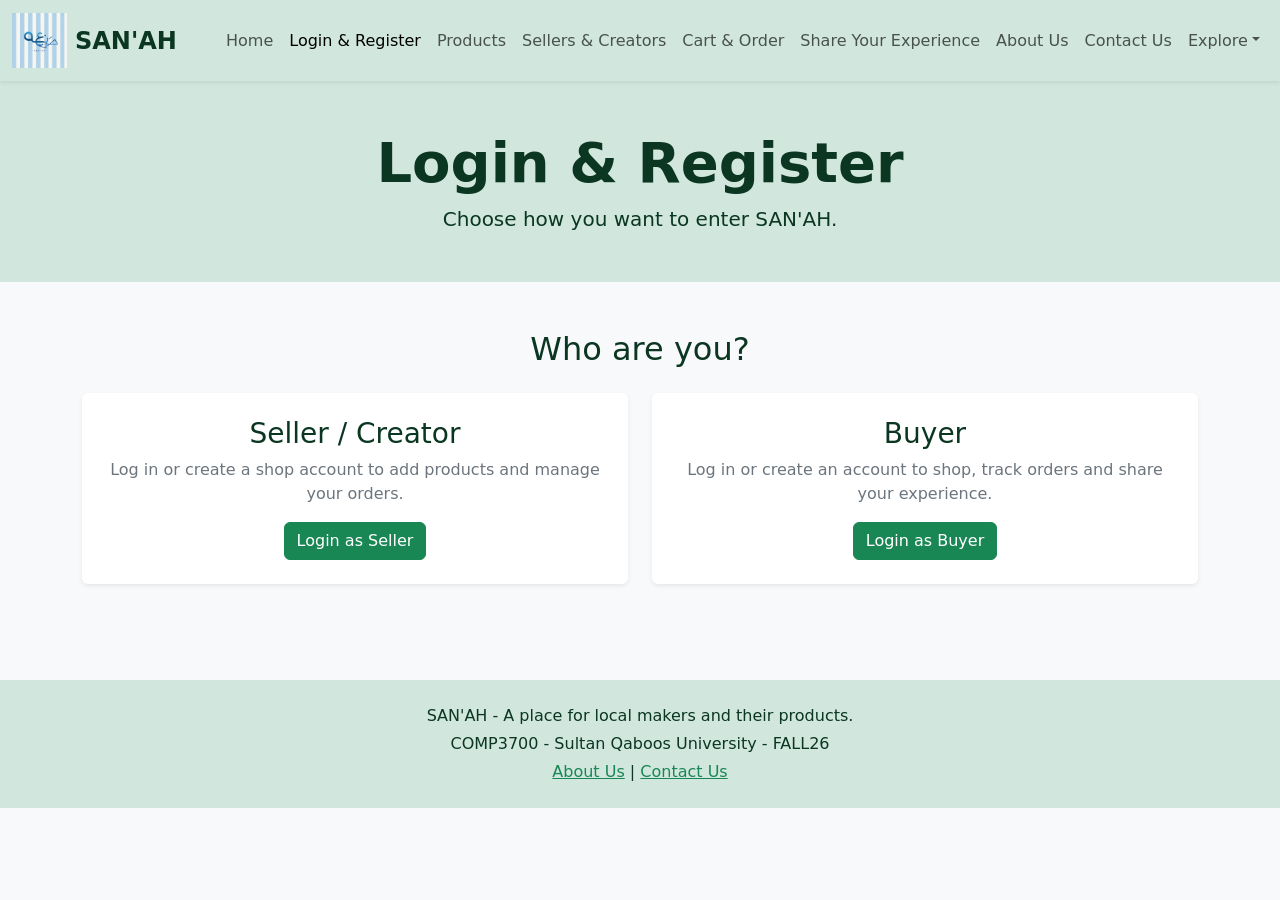
<file: login_and_register.html>
<!DOCTYPE html>
<html lang="en">
<head>
  <meta charset="UTF-8">
  <meta name="viewport" content="width=device-width, initial-scale=1">
  <title>Login & Register | SAN'AH</title>
  <!-- Bootstrap 5 is the ONLY stylesheet used on this site (no custom CSS) -->
  <link href="https://cdn.jsdelivr.net/npm/bootstrap@5.3.3/dist/css/bootstrap.min.css" rel="stylesheet">
</head>
<body class="bg-light">

  <!-- Responsive Bootstrap navigation bar: collapses into a hamburger menu on small screens -->
  <nav class="navbar navbar-expand-xl navbar-light bg-success-subtle sticky-top shadow-sm">
    <div class="container-fluid">
      <a class="navbar-brand d-flex align-items-center text-success-emphasis" href="index.html">
        <img src="logo.png" alt="SAN'AH logo" width="55" height="55" class="me-2">
        <span class="fw-bold fs-4">SAN'AH</span>
      </a>
      <button class="navbar-toggler" type="button" data-bs-toggle="collapse"
              data-bs-target="#mainNavbar" aria-controls="mainNavbar"
              aria-expanded="false" aria-label="Toggle navigation">
        <span class="navbar-toggler-icon"></span>
      </button>
      <div class="collapse navbar-collapse" id="mainNavbar">
        <ul class="navbar-nav ms-auto">
          <li class="nav-item"><a class="nav-link" href="index.html">Home</a></li>
          <li class="nav-item"><a class="nav-link active" href="login_and_register.html">Login &amp; Register</a></li>
          <li class="nav-item"><a class="nav-link" href="product.html">Products</a></li>
          <li class="nav-item"><a class="nav-link" href="creators.html">Sellers &amp; Creators</a></li>
          <li class="nav-item"><a class="nav-link" href="cart_and_order.html">Cart &amp; Order</a></li>
          <li class="nav-item"><a class="nav-link" href="share_your_experience.html">Share Your Experience</a></li>
          <li class="nav-item"><a class="nav-link" href="about_us.html">About Us</a></li>
          <li class="nav-item"><a class="nav-link" href="contact.html">Contact Us</a></li>
          <li class="nav-item dropdown">
            <a class="nav-link dropdown-toggle" href="#" role="button" data-bs-toggle="dropdown" aria-expanded="false">Explore</a>
            <ul class="dropdown-menu dropdown-menu-end">
            <li><a class="dropdown-item" href="questionnaire.html">Questionnaire</a></li>
            <li><a class="dropdown-item" href="calculate.html">Shopping Calculator</a></li>
            <li><a class="dropdown-item" href="funpage.html">Fun Page</a></li>
            </ul>
          </li>
        </ul>
      </div>
    </div>
  </nav>

  <main>
    <section class="bg-success-subtle text-success-emphasis text-center py-5">
      <div class="container">
        <h1 class="display-4 fw-bold">Login &amp; Register</h1>
        <p class="lead mb-0">Choose how you want to enter SAN'AH.</p>
      </div>
    </section>

    <section class="container py-5 text-center">
      <h2 class="text-success-emphasis mb-4">Who are you?</h2>
      <div class="row g-4 justify-content-center">
        <div class="col-12 col-md-6">
          <div class="card h-100 border-0 shadow-sm"><div class="card-body p-4">
            <h3 class="card-title text-success-emphasis">Seller / Creator</h3>
            <p class="card-text text-secondary">Log in or create a shop account to add products and manage your orders.</p>
            <a class="btn btn-success" href="seller_login.html">Login as Seller</a>
          </div></div>
        </div>
        <div class="col-12 col-md-6">
          <div class="card h-100 border-0 shadow-sm"><div class="card-body p-4">
            <h3 class="card-title text-success-emphasis">Buyer</h3>
            <p class="card-text text-secondary">Log in or create an account to shop, track orders and share your experience.</p>
            <a class="btn btn-success" href="buyer_login.html">Login as Buyer</a>
          </div></div>
        </div>
      </div>
    </section>
  </main>

  <footer class="bg-success-subtle text-success-emphasis text-center py-4 mt-5">
    <p class="mb-1">SAN'AH - A place for local makers and their products.</p>
    <p class="mb-1">COMP3700 - Sultan Qaboos University - FALL26</p>
    <p class="mb-0">
      <a class="link-success" href="about_us.html">About Us</a> |
      <a class="link-success" href="contact.html">Contact Us</a>
    </p>
  </footer>

  <script src="https://cdn.jsdelivr.net/npm/bootstrap@5.3.3/dist/js/bootstrap.bundle.min.js"></script>
  <script src="js/validation.js"></script>
</body>
</html>
</file>
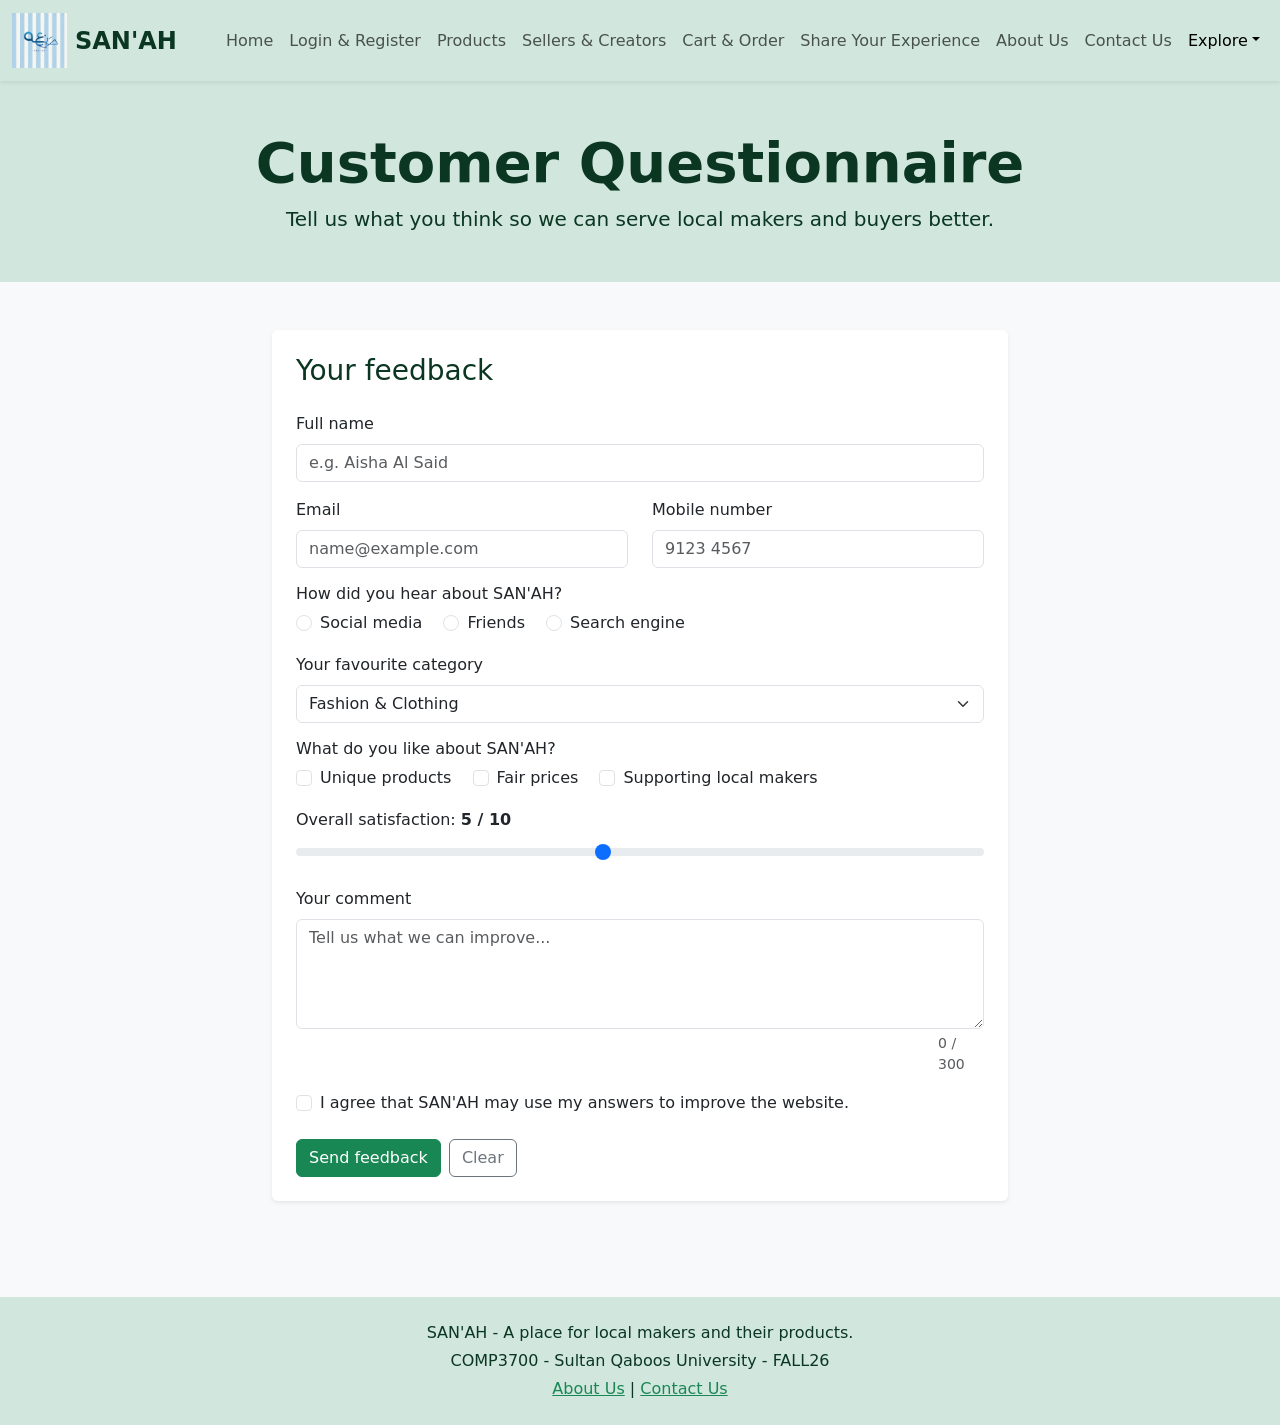
<file: questionnaire.html>
<!DOCTYPE html>
<html lang="en">
<head>
  <meta charset="UTF-8">
  <meta name="viewport" content="width=device-width, initial-scale=1">
  <title>Questionnaire | SAN'AH</title>
  <!-- Bootstrap 5 is the ONLY stylesheet used on this site (no custom CSS) -->
  <link href="https://cdn.jsdelivr.net/npm/bootstrap@5.3.3/dist/css/bootstrap.min.css" rel="stylesheet">
</head>
<body class="bg-light">

  <!-- Responsive Bootstrap navigation bar: collapses into a hamburger menu on small screens -->
  <nav class="navbar navbar-expand-xl navbar-light bg-success-subtle sticky-top shadow-sm">
    <div class="container-fluid">
      <a class="navbar-brand d-flex align-items-center text-success-emphasis" href="index.html">
        <img src="logo.png" alt="SAN'AH logo" width="55" height="55" class="me-2">
        <span class="fw-bold fs-4">SAN'AH</span>
      </a>
      <button class="navbar-toggler" type="button" data-bs-toggle="collapse"
              data-bs-target="#mainNavbar" aria-controls="mainNavbar"
              aria-expanded="false" aria-label="Toggle navigation">
        <span class="navbar-toggler-icon"></span>
      </button>
      <div class="collapse navbar-collapse" id="mainNavbar">
        <ul class="navbar-nav ms-auto">
          <li class="nav-item"><a class="nav-link" href="index.html">Home</a></li>
          <li class="nav-item"><a class="nav-link" href="login_and_register.html">Login &amp; Register</a></li>
          <li class="nav-item"><a class="nav-link" href="product.html">Products</a></li>
          <li class="nav-item"><a class="nav-link" href="creators.html">Sellers &amp; Creators</a></li>
          <li class="nav-item"><a class="nav-link" href="cart_and_order.html">Cart &amp; Order</a></li>
          <li class="nav-item"><a class="nav-link" href="share_your_experience.html">Share Your Experience</a></li>
          <li class="nav-item"><a class="nav-link" href="about_us.html">About Us</a></li>
          <li class="nav-item"><a class="nav-link" href="contact.html">Contact Us</a></li>
          <li class="nav-item dropdown">
            <a class="nav-link dropdown-toggle active" href="#" role="button" data-bs-toggle="dropdown" aria-expanded="false">Explore</a>
            <ul class="dropdown-menu dropdown-menu-end">
            <li><a class="dropdown-item active" href="questionnaire.html">Questionnaire</a></li>
            <li><a class="dropdown-item" href="calculate.html">Shopping Calculator</a></li>
            <li><a class="dropdown-item" href="funpage.html">Fun Page</a></li>
            </ul>
          </li>
        </ul>
      </div>
    </div>
  </nav>

  <main>
    <section class="bg-success-subtle text-success-emphasis text-center py-5">
      <div class="container">
        <h1 class="display-4 fw-bold">Customer Questionnaire</h1>
        <p class="lead mb-0">Tell us what you think so we can serve local makers and buyers better.</p>
      </div>
    </section>

    <section class="container py-5">
      <div class="row justify-content-center"><div class="col-12 col-lg-8">
        <div class="card border-0 shadow-sm"><div class="card-body p-4">
          <h2 class="h3 text-success-emphasis mb-4">Your feedback</h2>
          <!-- novalidate: we use our own JavaScript rules (js/questionnaire.js) -->
          <form id="questionnaireForm" novalidate>

            <div class="mb-3">
              <label for="fullName" class="form-label">Full name</label>
              <input type="text" class="form-control" id="fullName" placeholder="e.g. Aisha Al Said" autocomplete="name">
              <div class="invalid-feedback" id="fullNameFeedback"></div>
            </div>

            <div class="row">
              <div class="col-12 col-md-6 mb-3">
                <label for="email" class="form-label">Email</label>
                <input type="text" class="form-control" id="email" placeholder="name@example.com" autocomplete="email">
                <div class="invalid-feedback" id="emailFeedback"></div>
              </div>
              <div class="col-12 col-md-6 mb-3">
                <label for="phone" class="form-label">Mobile number</label>
                <input type="text" class="form-control" id="phone" placeholder="9123 4567" autocomplete="tel">
                <div class="invalid-feedback" id="phoneFeedback"></div>
              </div>
            </div>

            <fieldset class="mb-3">
              <legend class="h6">How did you hear about SAN'AH?</legend>
              <div class="form-check form-check-inline"><input class="form-check-input" type="radio" name="heard" id="heard1" value="Social media"><label class="form-check-label" for="heard1">Social media</label></div>
              <div class="form-check form-check-inline"><input class="form-check-input" type="radio" name="heard" id="heard2" value="Friends"><label class="form-check-label" for="heard2">Friends</label></div>
              <div class="form-check form-check-inline"><input class="form-check-input" type="radio" name="heard" id="heard3" value="Search engine"><label class="form-check-label" for="heard3">Search engine</label></div>
              <div class="text-danger small d-none" id="heardError">Please choose one option.</div>
            </fieldset>

            <div class="mb-3">
              <label for="category" class="form-label">Your favourite category</label>
              <select class="form-select" id="category">
                <option>Fashion &amp; Clothing</option><option>Art &amp; Crafts</option>
                <option>Home Decor</option><option>Food</option>
              </select>
            </div>

            <fieldset class="mb-3">
              <legend class="h6">What do you like about SAN'AH?</legend>
              <div class="form-check form-check-inline"><input class="form-check-input" type="checkbox" name="likes" id="like1" value="Unique products"><label class="form-check-label" for="like1">Unique products</label></div>
              <div class="form-check form-check-inline"><input class="form-check-input" type="checkbox" name="likes" id="like2" value="Fair prices"><label class="form-check-label" for="like2">Fair prices</label></div>
              <div class="form-check form-check-inline"><input class="form-check-input" type="checkbox" name="likes" id="like3" value="Supporting local makers"><label class="form-check-label" for="like3">Supporting local makers</label></div>
            </fieldset>

            <div class="mb-3">
              <label for="satisfaction" class="form-label">Overall satisfaction: <strong id="satisfactionValue">5 / 10</strong></label>
              <input type="range" class="form-range" id="satisfaction" min="1" max="10" value="5">
            </div>

            <div class="mb-3">
              <label for="comment" class="form-label">Your comment</label>
              <textarea class="form-control" id="comment" rows="4" placeholder="Tell us what we can improve..."></textarea>
              <div class="d-flex justify-content-between">
                <div class="invalid-feedback d-block" id="commentFeedback"></div>
                <div class="form-text ms-auto" id="commentCount">0 / 300</div>
              </div>
            </div>

            <div class="form-check mb-4">
              <input class="form-check-input" type="checkbox" id="agree">
              <label class="form-check-label" for="agree">I agree that SAN'AH may use my answers to improve the website.</label>
              <div class="invalid-feedback">You must agree before sending.</div>
            </div>

            <div class="d-flex gap-2">
              <button type="submit" class="btn btn-success">Send feedback</button>
              <button type="reset" class="btn btn-outline-secondary">Clear</button>
            </div>
          </form>
        </div></div>
      </div></div>
    </section>

    <!-- Thank-you modal shown after a valid submit -->
    <div class="modal fade" id="thanksModal" tabindex="-1" aria-labelledby="thanksTitle" aria-hidden="true">
      <div class="modal-dialog modal-dialog-centered"><div class="modal-content">
        <div class="modal-header"><h2 class="modal-title h5" id="thanksTitle">Thank you for your feedback!</h2>
          <button type="button" class="btn-close" data-bs-dismiss="modal" aria-label="Close"></button></div>
        <div class="modal-body"><p>Here is what we received:</p><ul id="summaryList"></ul></div>
        <div class="modal-footer"><button type="button" class="btn btn-success" data-bs-dismiss="modal">Close</button></div>
      </div></div>
    </div>
  </main>

  <footer class="bg-success-subtle text-success-emphasis text-center py-4 mt-5">
    <p class="mb-1">SAN'AH - A place for local makers and their products.</p>
    <p class="mb-1">COMP3700 - Sultan Qaboos University - FALL26</p>
    <p class="mb-0">
      <a class="link-success" href="about_us.html">About Us</a> |
      <a class="link-success" href="contact.html">Contact Us</a>
    </p>
  </footer>

  <script src="https://cdn.jsdelivr.net/npm/bootstrap@5.3.3/dist/js/bootstrap.bundle.min.js"></script>
  <script src="js/questionnaire.js"></script>
</body>
</html>
</file>
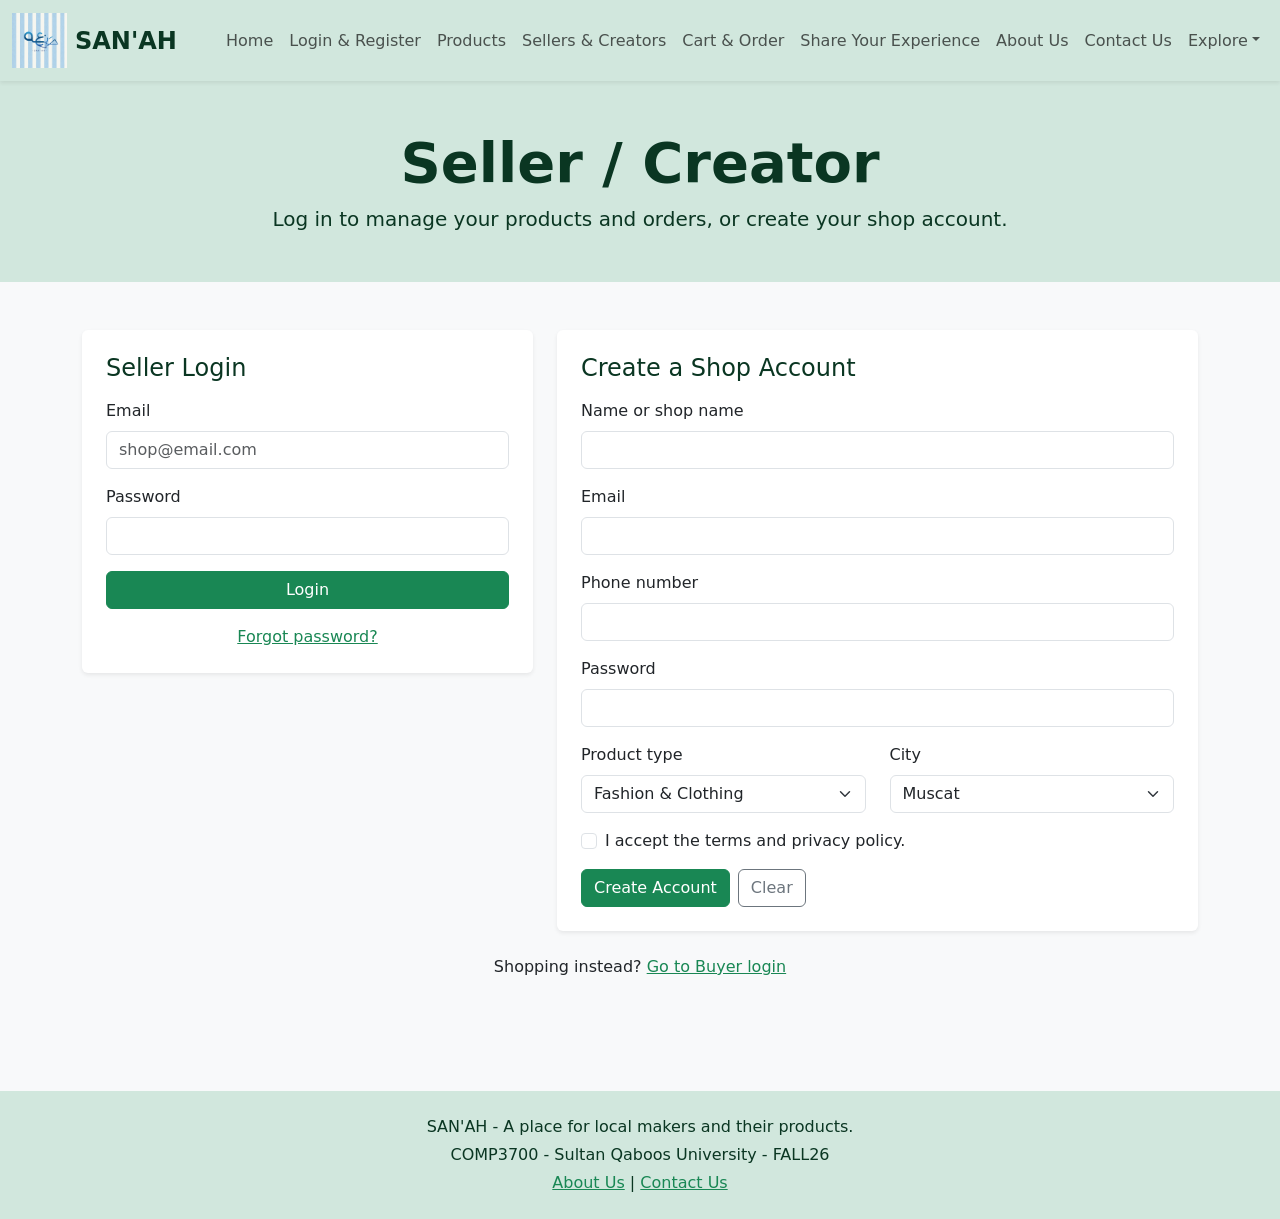
<file: seller_login.html>
<!DOCTYPE html>
<html lang="en">
<head>
  <meta charset="UTF-8">
  <meta name="viewport" content="width=device-width, initial-scale=1">
  <title>Seller / Creator | SAN'AH</title>
  <!-- Bootstrap 5 is the ONLY stylesheet used on this site (no custom CSS) -->
  <link href="https://cdn.jsdelivr.net/npm/bootstrap@5.3.3/dist/css/bootstrap.min.css" rel="stylesheet">
</head>
<body class="bg-light">

  <!-- Responsive Bootstrap navigation bar: collapses into a hamburger menu on small screens -->
  <nav class="navbar navbar-expand-xl navbar-light bg-success-subtle sticky-top shadow-sm">
    <div class="container-fluid">
      <a class="navbar-brand d-flex align-items-center text-success-emphasis" href="index.html">
        <img src="logo.png" alt="SAN'AH logo" width="55" height="55" class="me-2">
        <span class="fw-bold fs-4">SAN'AH</span>
      </a>
      <button class="navbar-toggler" type="button" data-bs-toggle="collapse"
              data-bs-target="#mainNavbar" aria-controls="mainNavbar"
              aria-expanded="false" aria-label="Toggle navigation">
        <span class="navbar-toggler-icon"></span>
      </button>
      <div class="collapse navbar-collapse" id="mainNavbar">
        <ul class="navbar-nav ms-auto">
          <li class="nav-item"><a class="nav-link" href="index.html">Home</a></li>
          <li class="nav-item"><a class="nav-link" href="login_and_register.html">Login &amp; Register</a></li>
          <li class="nav-item"><a class="nav-link" href="product.html">Products</a></li>
          <li class="nav-item"><a class="nav-link" href="creators.html">Sellers &amp; Creators</a></li>
          <li class="nav-item"><a class="nav-link" href="cart_and_order.html">Cart &amp; Order</a></li>
          <li class="nav-item"><a class="nav-link" href="share_your_experience.html">Share Your Experience</a></li>
          <li class="nav-item"><a class="nav-link" href="about_us.html">About Us</a></li>
          <li class="nav-item"><a class="nav-link" href="contact.html">Contact Us</a></li>
          <li class="nav-item dropdown">
            <a class="nav-link dropdown-toggle" href="#" role="button" data-bs-toggle="dropdown" aria-expanded="false">Explore</a>
            <ul class="dropdown-menu dropdown-menu-end">
            <li><a class="dropdown-item" href="questionnaire.html">Questionnaire</a></li>
            <li><a class="dropdown-item" href="calculate.html">Shopping Calculator</a></li>
            <li><a class="dropdown-item" href="funpage.html">Fun Page</a></li>
            </ul>
          </li>
        </ul>
      </div>
    </div>
  </nav>

  <main>
    <section class="bg-success-subtle text-success-emphasis text-center py-5">
      <div class="container">
        <h1 class="display-4 fw-bold">Seller / Creator</h1>
        <p class="lead mb-0">Log in to manage your products and orders, or create your shop account.</p>
      </div>
    </section>

    <section class="container py-5">
      <div class="row g-4">
        <div class="col-12 col-lg-5">
          <div class="card border-0 shadow-sm"><div class="card-body p-4">
            <h2 class="h4 text-success-emphasis mb-3">Seller Login</h2>
            <form class="needs-validation" novalidate action="https://httpbin.org/get" method="get">
          <div class="mb-3">
            <label for="login-email" class="form-label">Email</label>
            <input type="email" class="form-control" id="login-email" name="seller_email" placeholder="shop@email.com" required>
            <div class="invalid-feedback">Please enter a valid email address.</div>
          </div>
          <div class="mb-3">
            <label for="login-password" class="form-label">Password</label>
            <input type="password" class="form-control" id="login-password" name="seller_password" required>
            <div class="invalid-feedback">Please enter your password.</div>
          </div>
              <input type="hidden" name="account_type" value="seller">
              <button class="btn btn-success w-100" type="submit">Login</button>
              <p class="mt-3 mb-0 text-center"><a class="link-success" href="#">Forgot password?</a></p>
            </form>
          </div></div>
        </div>
        <div class="col-12 col-lg-7">
          <div class="card border-0 shadow-sm"><div class="card-body p-4">
            <h2 class="h4 text-success-emphasis mb-3">Create a Shop Account</h2>
            <form class="needs-validation" novalidate action="https://httpbin.org/get" method="get">
          <div class="mb-3">
            <label for="shop-name" class="form-label">Name or shop name</label>
            <input type="text" class="form-control" id="shop-name" name="shop_name" required minlength="3">
            <div class="invalid-feedback">Please enter your name or shop name.</div>
          </div>
          <div class="mb-3">
            <label for="reg-email" class="form-label">Email</label>
            <input type="email" class="form-control" id="reg-email" name="seller_email" required>
            <div class="invalid-feedback">Please enter a valid email address.</div>
          </div>
          <div class="mb-3">
            <label for="reg-phone" class="form-label">Phone number</label>
            <input type="tel" class="form-control" id="reg-phone" name="seller_phone" required pattern="(\+968|00968)?\s?[79]\d{3}\s?\d{4}">
            <div class="invalid-feedback">Enter an Omani mobile number, e.g. 9123 4567.</div>
          </div>
          <div class="mb-3">
            <label for="reg-password" class="form-label">Password</label>
            <input type="password" class="form-control" id="reg-password" name="seller_password" required minlength="8" pattern="(?=.*[A-Za-z])(?=.*\d).{8,}">
            <div class="invalid-feedback">At least 8 characters with letters and numbers.</div>
          </div>
          <div class="row">
            <div class="col-12 col-md-6 mb-3">
              <label for="product-type" class="form-label">Product type</label>
              <select class="form-select" id="product-type" name="product_type">
                <option value="fashion">Fashion &amp; Clothing</option>
                <option value="art">Art &amp; Crafts</option>
                <option value="decor">Home Decor</option>
                <option value="food">Food</option>
              </select>
            </div>
            <div class="col-12 col-md-6 mb-3">
              <label for="city" class="form-label">City</label>
              <select class="form-select" id="city" name="city">
                <option value="muscat">Muscat</option>
              <option value="salalah">Salalah</option>
              <option value="sohar">Sohar</option>
              <option value="nizwa">Nizwa</option>
              <option value="other">Other</option>
              </select>
            </div>
          </div>
          <div class="form-check mb-3">
            <input class="form-check-input" type="checkbox" id="terms" name="terms" value="accepted" required>
            <label class="form-check-label" for="terms">I accept the terms and privacy policy.</label>
            <div class="invalid-feedback">You must agree before continuing.</div>
          </div>
              <input type="hidden" name="account_type" value="seller">
              <div class="d-flex gap-2">
                <button class="btn btn-success" type="submit">Create Account</button>
                <button class="btn btn-outline-secondary" type="reset">Clear</button>
              </div>
            </form>
          </div></div>
        </div>
      </div>
      <p class="text-center mt-4">Shopping instead? <a class="link-success" href="buyer_login.html">Go to Buyer login</a></p>
    </section>
  </main>

  <footer class="bg-success-subtle text-success-emphasis text-center py-4 mt-5">
    <p class="mb-1">SAN'AH - A place for local makers and their products.</p>
    <p class="mb-1">COMP3700 - Sultan Qaboos University - FALL26</p>
    <p class="mb-0">
      <a class="link-success" href="about_us.html">About Us</a> |
      <a class="link-success" href="contact.html">Contact Us</a>
    </p>
  </footer>

  <script src="https://cdn.jsdelivr.net/npm/bootstrap@5.3.3/dist/js/bootstrap.bundle.min.js"></script>
  <script src="js/validation.js"></script>
</body>
</html>
</file>
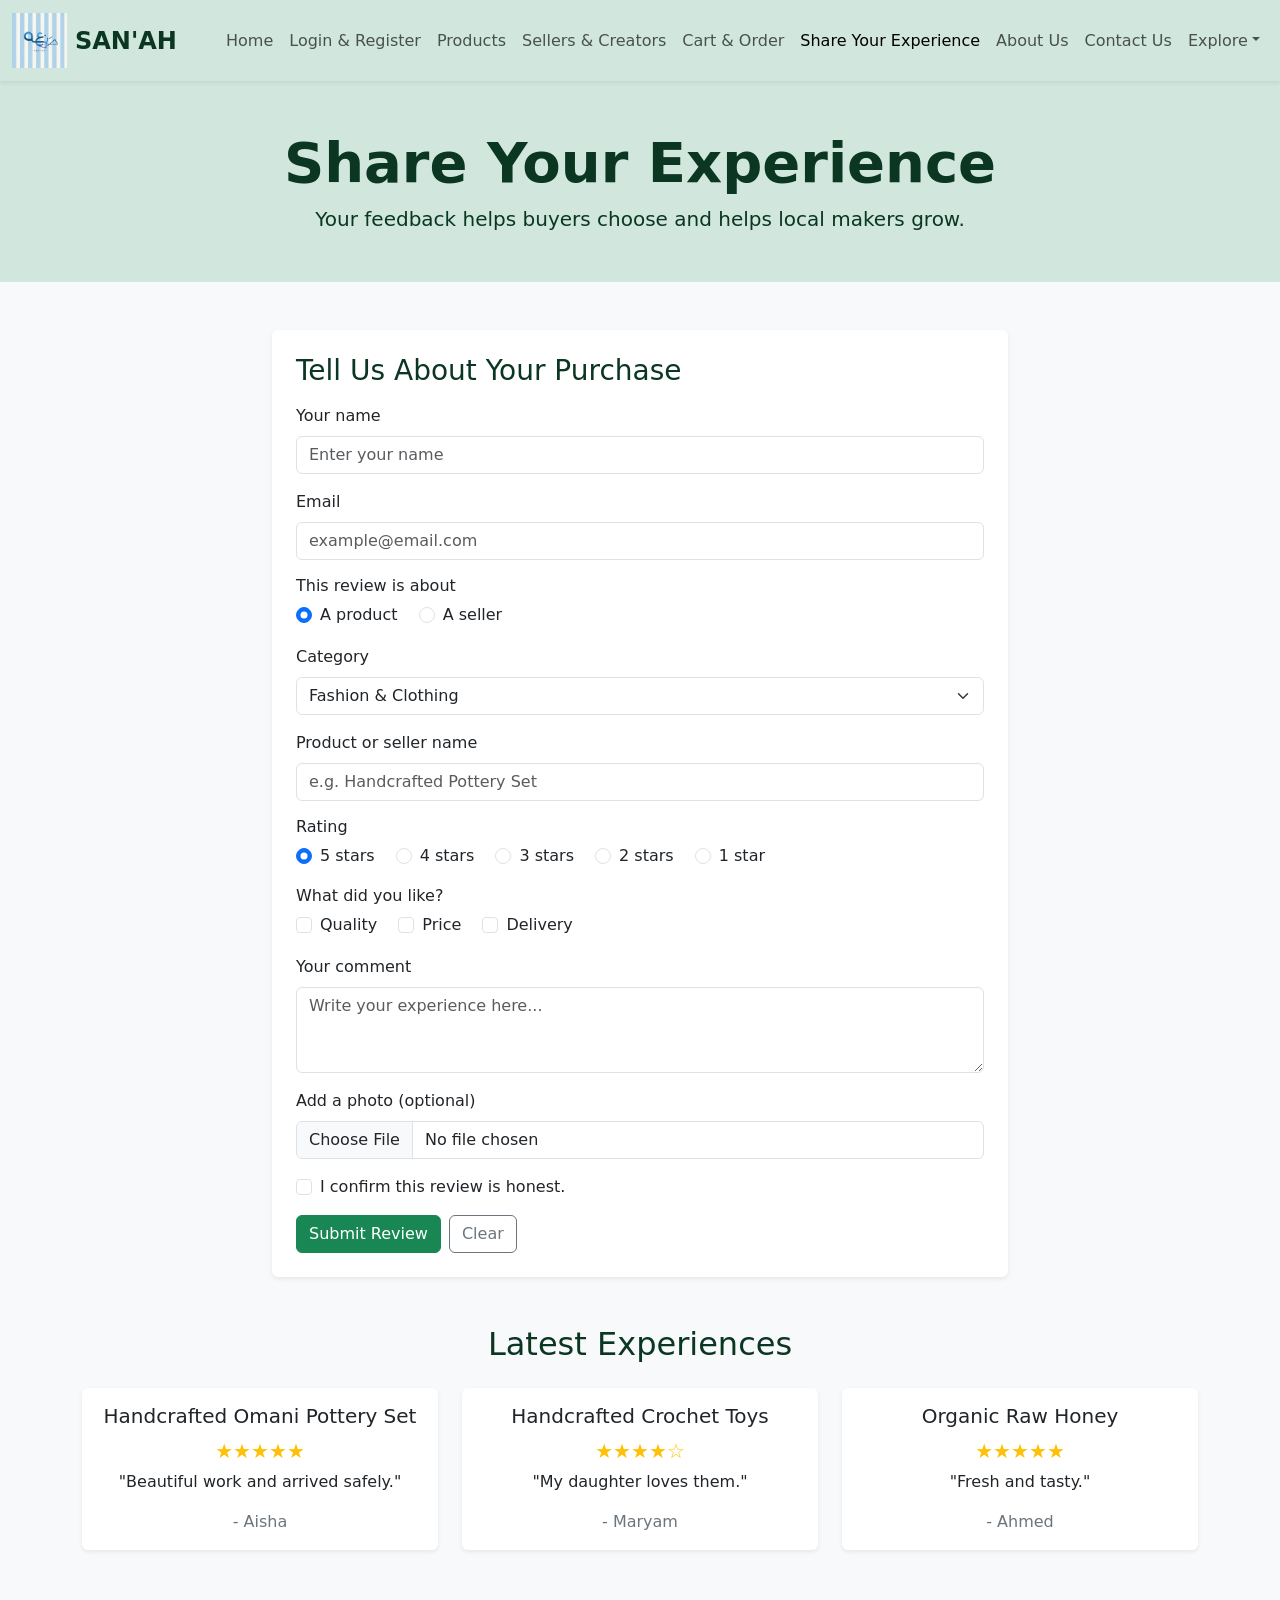
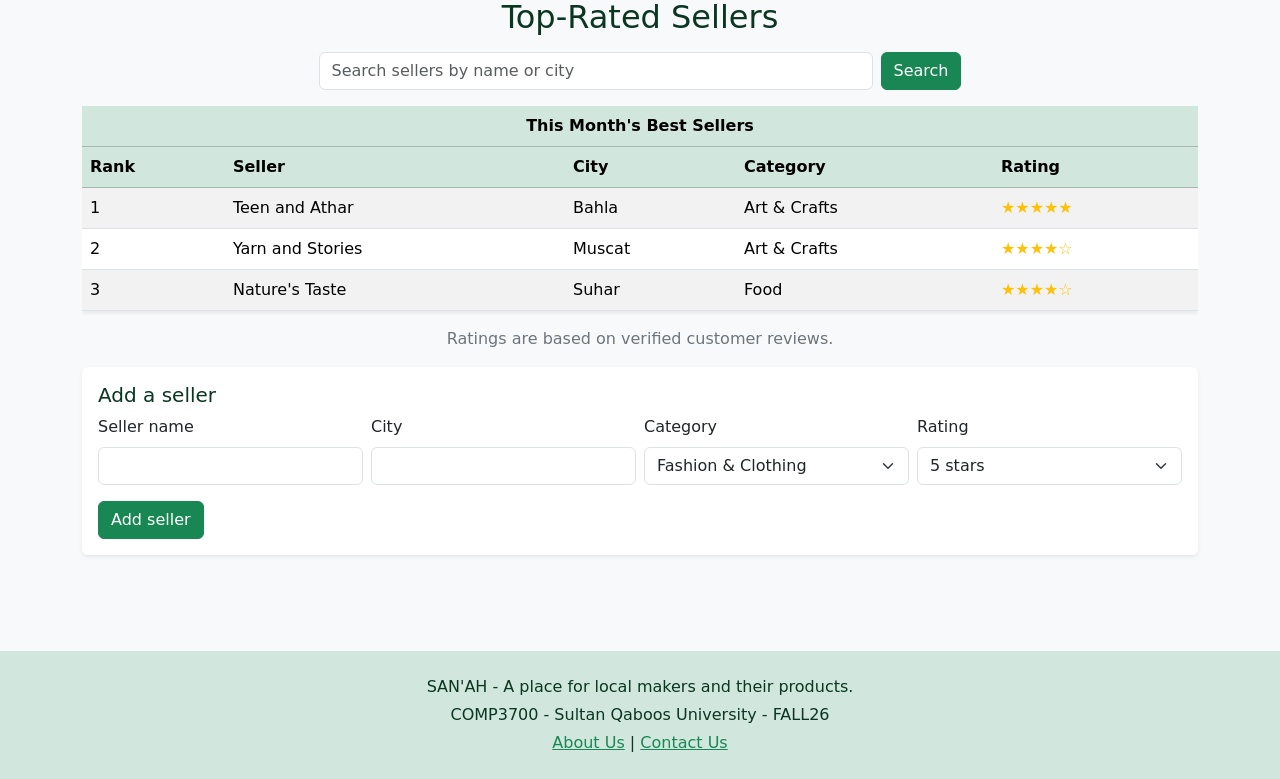
<file: share_your_experience.html>
<!DOCTYPE html>
<html lang="en">
<head>
  <meta charset="UTF-8">
  <meta name="viewport" content="width=device-width, initial-scale=1">
  <title>Share Your Experience | SAN'AH</title>
  <!-- Bootstrap 5 is the ONLY stylesheet used on this site (no custom CSS) -->
  <link href="https://cdn.jsdelivr.net/npm/bootstrap@5.3.3/dist/css/bootstrap.min.css" rel="stylesheet">
</head>
<body class="bg-light">

  <!-- Responsive Bootstrap navigation bar: collapses into a hamburger menu on small screens -->
  <nav class="navbar navbar-expand-xl navbar-light bg-success-subtle sticky-top shadow-sm">
    <div class="container-fluid">
      <a class="navbar-brand d-flex align-items-center text-success-emphasis" href="index.html">
        <img src="logo.png" alt="SAN'AH logo" width="55" height="55" class="me-2">
        <span class="fw-bold fs-4">SAN'AH</span>
      </a>
      <button class="navbar-toggler" type="button" data-bs-toggle="collapse"
              data-bs-target="#mainNavbar" aria-controls="mainNavbar"
              aria-expanded="false" aria-label="Toggle navigation">
        <span class="navbar-toggler-icon"></span>
      </button>
      <div class="collapse navbar-collapse" id="mainNavbar">
        <ul class="navbar-nav ms-auto">
          <li class="nav-item"><a class="nav-link" href="index.html">Home</a></li>
          <li class="nav-item"><a class="nav-link" href="login_and_register.html">Login &amp; Register</a></li>
          <li class="nav-item"><a class="nav-link" href="product.html">Products</a></li>
          <li class="nav-item"><a class="nav-link" href="creators.html">Sellers &amp; Creators</a></li>
          <li class="nav-item"><a class="nav-link" href="cart_and_order.html">Cart &amp; Order</a></li>
          <li class="nav-item"><a class="nav-link active" href="share_your_experience.html">Share Your Experience</a></li>
          <li class="nav-item"><a class="nav-link" href="about_us.html">About Us</a></li>
          <li class="nav-item"><a class="nav-link" href="contact.html">Contact Us</a></li>
          <li class="nav-item dropdown">
            <a class="nav-link dropdown-toggle" href="#" role="button" data-bs-toggle="dropdown" aria-expanded="false">Explore</a>
            <ul class="dropdown-menu dropdown-menu-end">
            <li><a class="dropdown-item" href="questionnaire.html">Questionnaire</a></li>
            <li><a class="dropdown-item" href="calculate.html">Shopping Calculator</a></li>
            <li><a class="dropdown-item" href="funpage.html">Fun Page</a></li>
            </ul>
          </li>
        </ul>
      </div>
    </div>
  </nav>

  <main>
    <section class="bg-success-subtle text-success-emphasis text-center py-5">
      <div class="container">
        <h1 class="display-4 fw-bold">Share Your Experience</h1>
        <p class="lead mb-0">Your feedback helps buyers choose and helps local makers grow.</p>
      </div>
    </section>

    <section class="container py-5">
      <div class="row justify-content-center"><div class="col-12 col-lg-8">
        <div class="card border-0 shadow-sm"><div class="card-body p-4">
          <h2 class="h3 text-success-emphasis mb-3">Tell Us About Your Purchase</h2>
          <form class="needs-validation" novalidate action="https://httpbin.org/get" method="get">
          <div class="mb-3">
            <label for="name" class="form-label">Your name</label>
            <input type="text" class="form-control" id="name" name="customer_name" placeholder="Enter your name" required minlength="3">
            <div class="invalid-feedback">Please enter your name.</div>
          </div>
          <div class="mb-3">
            <label for="email" class="form-label">Email</label>
            <input type="email" class="form-control" id="email" name="customer_email" placeholder="example@email.com" required>
            <div class="invalid-feedback">Please enter a valid email address.</div>
          </div>

            <fieldset class="mb-3"><legend class="h6">This review is about</legend>
            <div class="form-check form-check-inline">
              <input class="form-check-input" type="radio" id="type-product" name="review_type" value="product" checked>
              <label class="form-check-label" for="type-product">A product</label>
            </div>
            <div class="form-check form-check-inline">
              <input class="form-check-input" type="radio" id="type-seller" name="review_type" value="seller">
              <label class="form-check-label" for="type-seller">A seller</label>
            </div>
            </fieldset>
            <div class="mb-3">
              <label for="category" class="form-label">Category</label>
              <select class="form-select" id="category" name="category">
                <option value="fashion">Fashion &amp; Clothing</option>
                <option value="art">Art &amp; Crafts</option>
                <option value="decor">Home Decor</option>
                <option value="food">Food</option>
              </select>
            </div>
          <div class="mb-3">
            <label for="item" class="form-label">Product or seller name</label>
            <input type="text" class="form-control" id="item" name="item_name" placeholder="e.g. Handcrafted Pottery Set" required>
            <div class="invalid-feedback">Please enter the product or seller name.</div>
          </div>

            <fieldset class="mb-3"><legend class="h6">Rating</legend>
            <div class="form-check form-check-inline">
              <input class="form-check-input" type="radio" id="star5" name="rating" value="5" checked>
              <label class="form-check-label" for="star5">5 stars</label>
            </div>
            <div class="form-check form-check-inline">
              <input class="form-check-input" type="radio" id="star4" name="rating" value="4">
              <label class="form-check-label" for="star4">4 stars</label>
            </div>
            <div class="form-check form-check-inline">
              <input class="form-check-input" type="radio" id="star3" name="rating" value="3">
              <label class="form-check-label" for="star3">3 stars</label>
            </div>
            <div class="form-check form-check-inline">
              <input class="form-check-input" type="radio" id="star2" name="rating" value="2">
              <label class="form-check-label" for="star2">2 stars</label>
            </div>
            <div class="form-check form-check-inline">
              <input class="form-check-input" type="radio" id="star1" name="rating" value="1">
              <label class="form-check-label" for="star1">1 star</label>
            </div>
            </fieldset>
            <fieldset class="mb-3"><legend class="h6">What did you like?</legend>
            <div class="form-check form-check-inline">
              <input class="form-check-input" type="checkbox" id="like-quality" name="liked" value="quality">
              <label class="form-check-label" for="like-quality">Quality</label>
            </div>
            <div class="form-check form-check-inline">
              <input class="form-check-input" type="checkbox" id="like-price" name="liked" value="price">
              <label class="form-check-label" for="like-price">Price</label>
            </div>
            <div class="form-check form-check-inline">
              <input class="form-check-input" type="checkbox" id="like-delivery" name="liked" value="delivery">
              <label class="form-check-label" for="like-delivery">Delivery</label>
            </div>
            </fieldset>
            <div class="mb-3">
              <label for="comment" class="form-label">Your comment</label>
              <textarea class="form-control" id="comment" name="comment" rows="3" placeholder="Write your experience here..." required minlength="10"></textarea>
              <div class="invalid-feedback">Please write at least 10 characters.</div>
            </div>
            <div class="mb-3">
              <label for="photo" class="form-label">Add a photo (optional)</label>
              <input type="file" class="form-control" id="photo" name="photo" accept="image/*">
            </div>
          <div class="form-check mb-3">
            <input class="form-check-input" type="checkbox" id="agree" name="agree" value="accepted" required>
            <label class="form-check-label" for="agree">I confirm this review is honest.</label>
            <div class="invalid-feedback">You must agree before continuing.</div>
          </div>
            <div class="d-flex gap-2">
              <button class="btn btn-success" type="submit">Submit Review</button>
              <button class="btn btn-outline-secondary" type="reset">Clear</button>
            </div>
          </form>
        </div></div>
      </div></div>
    </section>

    <section class="container pb-5 text-center">
      <h2 class="text-success-emphasis mb-4">Latest Experiences</h2>
      <div class="row g-4">
        <div class="col-12 col-md-4"><div class="card h-100 border-0 shadow-sm"><div class="card-body">
          <h3 class="h5">Handcrafted Omani Pottery Set</h3><p class="text-warning fs-5 mb-1">&#9733;&#9733;&#9733;&#9733;&#9733;</p><p>&quot;Beautiful work and arrived safely.&quot;</p><p class="text-secondary mb-0">- Aisha</p>
        </div></div></div>
        <div class="col-12 col-md-4"><div class="card h-100 border-0 shadow-sm"><div class="card-body">
          <h3 class="h5">Handcrafted Crochet Toys</h3><p class="text-warning fs-5 mb-1">&#9733;&#9733;&#9733;&#9733;&#9734;</p><p>&quot;My daughter loves them.&quot;</p><p class="text-secondary mb-0">- Maryam</p>
        </div></div></div>
        <div class="col-12 col-md-4"><div class="card h-100 border-0 shadow-sm"><div class="card-body">
          <h3 class="h5">Organic Raw Honey</h3><p class="text-warning fs-5 mb-1">&#9733;&#9733;&#9733;&#9733;&#9733;</p><p>&quot;Fresh and tasty.&quot;</p><p class="text-secondary mb-0">- Ahmed</p>
        </div></div></div>
      </div>
    </section>

    <section class="container pb-5">
      <h2 class="text-success-emphasis mb-3 text-center">Top-Rated Sellers</h2>

      <!-- Search form: filters the sellers array (js/sellers.js) -->
      <form id="sellerSearchForm" class="row g-2 mb-3 justify-content-center">
        <div class="col-12 col-md-6">
          <label for="sellerSearch" class="visually-hidden">Search sellers</label>
          <input type="search" class="form-control" id="sellerSearch" placeholder="Search sellers by name or city">
        </div>
        <div class="col-auto"><button class="btn btn-success" type="submit">Search</button></div>
      </form>

      <!-- EMPTY table: the rows are created by displaySellers() in js/sellers.js -->
      <div class="table-responsive">
        <table class="table table-striped align-middle bg-white shadow-sm">
          <thead class="table-success">
            <tr><th colspan="5" class="text-center">This Month's Best Sellers</th></tr>
            <tr><th>Rank</th><th>Seller</th><th>City</th><th>Category</th><th>Rating</th></tr>
          </thead>
          <tbody id="sellersBody"></tbody>
        </table>
      </div>
      <p class="text-center text-secondary">Ratings are based on verified customer reviews.</p>

      <!-- Add form: creates a new Seller object and pushes it into the array -->
      <form id="addSellerForm" class="card border-0 shadow-sm p-3" novalidate>
        <h3 class="h5 text-success-emphasis">Add a seller</h3>
        <div class="row g-2">
          <div class="col-12 col-md-3">
            <label for="sellerName" class="form-label">Seller name</label>
            <input type="text" class="form-control" id="sellerName" required minlength="3">
            <div class="invalid-feedback">Enter at least 3 characters.</div>
          </div>
          <div class="col-12 col-md-3">
            <label for="sellerCity" class="form-label">City</label>
            <input type="text" class="form-control" id="sellerCity" required minlength="3">
            <div class="invalid-feedback">Enter the city.</div>
          </div>
          <div class="col-6 col-md-3">
            <label for="sellerCategory" class="form-label">Category</label>
            <select class="form-select" id="sellerCategory">
              <option>Fashion &amp; Clothing</option><option>Art &amp; Crafts</option>
              <option>Home Decor</option><option>Food</option>
            </select>
          </div>
          <div class="col-6 col-md-3">
            <label for="sellerRating" class="form-label">Rating</label>
            <select class="form-select" id="sellerRating">
              <option value="5">5 stars</option><option value="4">4 stars</option><option value="3">3 stars</option>
              <option value="2">2 stars</option><option value="1">1 star</option>
            </select>
          </div>
        </div>
        <div class="mt-3"><button class="btn btn-success" type="submit">Add seller</button></div>
      </form>
    </section>
  </main>

  <footer class="bg-success-subtle text-success-emphasis text-center py-4 mt-5">
    <p class="mb-1">SAN'AH - A place for local makers and their products.</p>
    <p class="mb-1">COMP3700 - Sultan Qaboos University - FALL26</p>
    <p class="mb-0">
      <a class="link-success" href="about_us.html">About Us</a> |
      <a class="link-success" href="contact.html">Contact Us</a>
    </p>
  </footer>

  <script src="https://cdn.jsdelivr.net/npm/bootstrap@5.3.3/dist/js/bootstrap.bundle.min.js"></script>
  <script src="js/validation.js"></script>
  <script src="js/sellers.js"></script>
</body>
</html>
</file>
